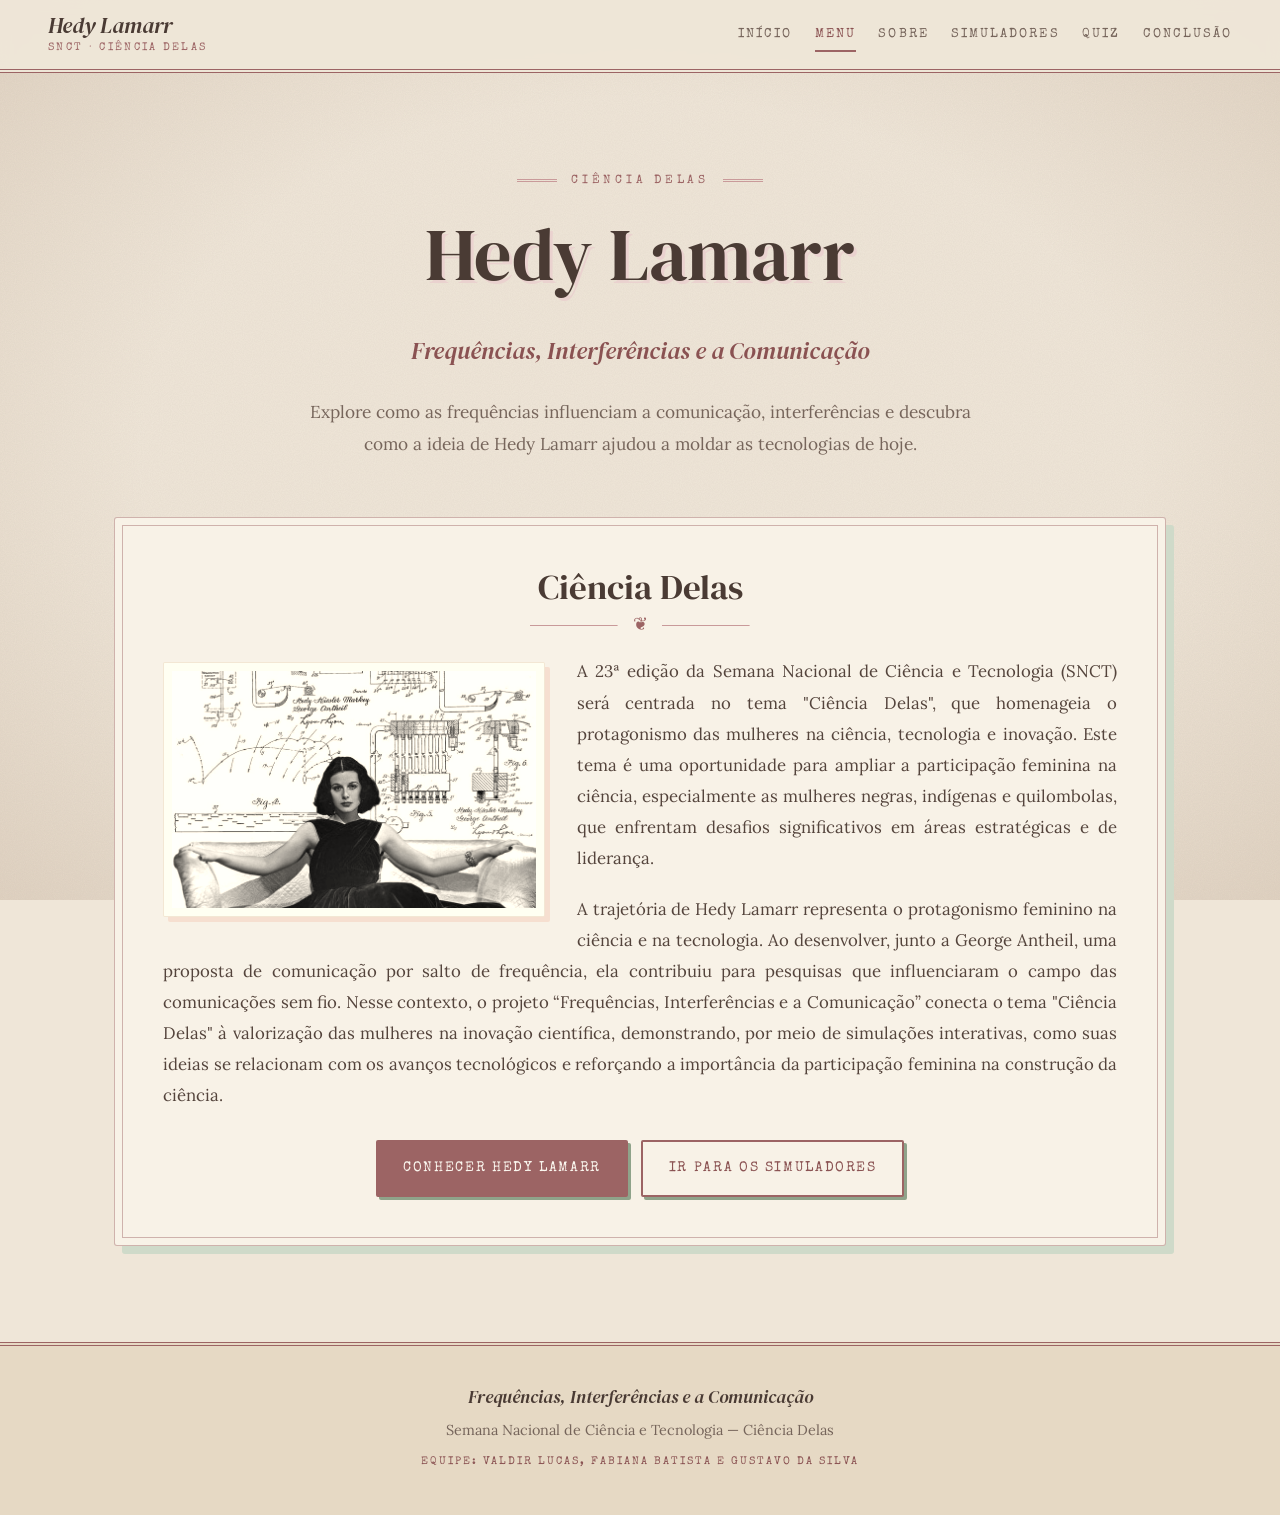
<file: index.html>
<!DOCTYPE html>
<html lang="pt-BR">
<head>
    <meta charset="UTF-8">
    <meta name="viewport" content="width=device-width, initial-scale=1.0">
    <title>Menu | Hedy Lamarr · SNCT</title>
    <meta name="description" content="Frequências, Interferências e a Comunicação: o legado de Hedy Lamarr no tema Ciência Delas da SNCT.">
    <link rel="icon" href="img/hedy-sorrindo.jpg" type="image/jpeg">
    <link rel="preconnect" href="https://fonts.googleapis.com">
    <link rel="preconnect" href="https://fonts.gstatic.com" crossorigin>
    <link rel="stylesheet" href="https://fonts.googleapis.com/css2?family=DM+Serif+Display:ital@0;1&family=Lora:ital,wght@0,400;0,600;1,400&family=Special+Elite&display=swap">
    <link rel="stylesheet" href="css/padrao.css">
</head>
<body>

    <!-- ===== CABEÇALHO (igual em todas as páginas) ===== -->
    <header class="topo">
        <a class="marca" href="index.html">Hedy Lamarr <span>SNCT · Ciência Delas</span></a>
        <nav class="menu" aria-label="Navegação principal">
            <a href="carregamento.html">Início</a>
            <a href="index.html" aria-current="page">Menu</a>
            <a href="sobre.html">Sobre</a>
            <a href="simuladores.html">Simuladores</a>
            <a href="quiz.html">Quiz</a>
            <a href="final.html">Conclusão</a>
        </nav>
    </header>

    <!-- ===== CAPA ===== -->
    <section class="capa">
        <p class="sobretitulo">Ciência Delas</p>
        <h1>Hedy Lamarr</h1>
        <p class="subtitulo">Frequências, Interferências e a Comunicação</p>
        <p class="lead">Explore como as frequências influenciam a comunicação, interferências e descubra como a ideia de Hedy Lamarr ajudou a moldar as tecnologias de hoje.</p>
    </section>

    <!-- ===== CONTEÚDO ===== -->
    <main class="conteudo">
        <article class="cartao">
            <h2 class="titulo-secao">Ciência Delas</h2>
            <img class="foto foto-lateral" src="img/hedy-patente.jpeg" alt="Hedy Lamarr ao lado do desenho da patente do sistema de salto de frequência">

            <p>A 23ª edição da Semana Nacional de Ciência e Tecnologia (SNCT) será centrada no tema "Ciência Delas", que homenageia o protagonismo das mulheres na ciência, tecnologia e inovação. Este tema é uma oportunidade para ampliar a participação feminina na ciência, especialmente as mulheres negras, indígenas e quilombolas, que enfrentam desafios significativos em áreas estratégicas e de liderança.</p>

            <p>A trajetória de Hedy Lamarr representa o protagonismo feminino na ciência e na tecnologia. Ao desenvolver, junto a George Antheil, uma proposta de comunicação por salto de frequência, ela contribuiu para pesquisas que influenciaram o campo das comunicações sem fio. Nesse contexto, o projeto “Frequências, Interferências e a Comunicação” conecta o tema "Ciência Delas" à valorização das mulheres na inovação científica, demonstrando, por meio de simulações interativas, como suas ideias se relacionam com os avanços tecnológicos e reforçando a importância da participação feminina na construção da ciência.</p>

            <div class="acoes">
                <a class="botao botao-cheio" href="sobre.html">Conhecer Hedy Lamarr</a>
                <a class="botao" href="simuladores.html">Ir para os simuladores</a>
            </div>
        </article>
    </main>

    <!-- ===== RODAPÉ (igual em todas as páginas) ===== -->
    <footer class="rodape">
        <p><strong>Frequências, Interferências e a Comunicação</strong></p>
        <p>Semana Nacional de Ciência e Tecnologia — Ciência Delas</p>
        <p><small>Equipe: Valdir Lucas, Fabiana Batista e Gustavo Da Silva</small></p>
    </footer>
</body>
</html>
</file>
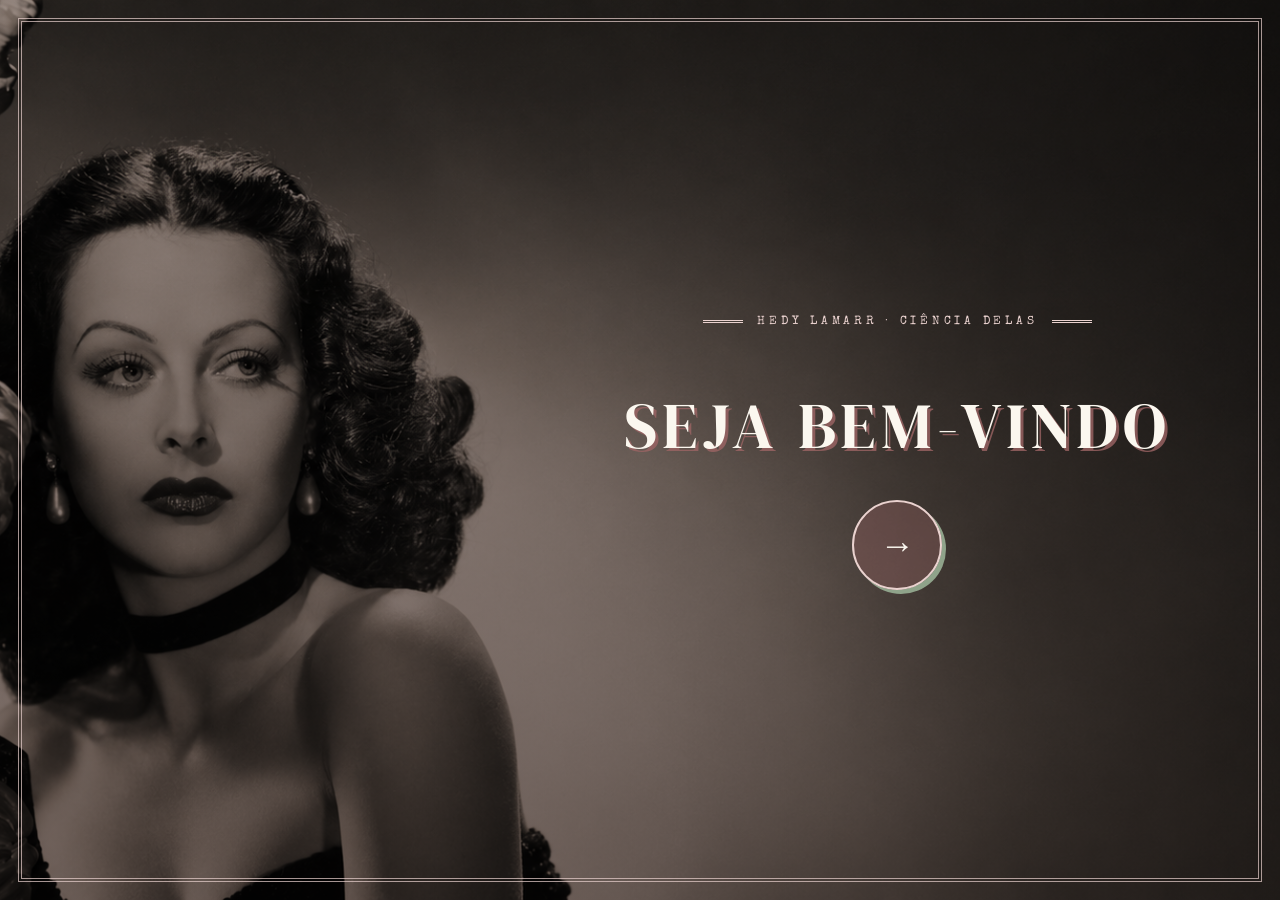
<file: carregamento.html>
<!DOCTYPE html>
<html lang="pt-BR">
<head>
    <meta charset="UTF-8">
    <meta name="viewport" content="width=device-width, initial-scale=1.0">
    <title>Boas-vindas | Hedy Lamarr · SNCT</title>
    <meta name="description" content="Seja bem-vindo ao projeto Frequências, Interferências e a Comunicação sobre Hedy Lamarr.">
    <link rel="icon" href="img/hedy-sorrindo.jpg" type="image/jpeg">
    <link rel="preconnect" href="https://fonts.googleapis.com">
    <link rel="preconnect" href="https://fonts.gstatic.com" crossorigin>
    <link rel="stylesheet" href="https://fonts.googleapis.com/css2?family=DM+Serif+Display:ital@0;1&family=Lora:ital,wght@0,400;0,600;1,400&family=Special+Elite&display=swap">
    <link rel="stylesheet" href="css/padrao.css">
</head>
<body class="pagina-inicial">
    <main class="tela-inicial">
        <div class="conteudo-inicial">
            <p class="sobretitulo">Hedy Lamarr · Ciência Delas</p>
            <h1>SEJA BEM-VINDO</h1>
            <a href="index.html" class="botao-entrar" aria-label="Entrar no menu">→</a>
        </div>
    </main>
</body>
</html>
</file>
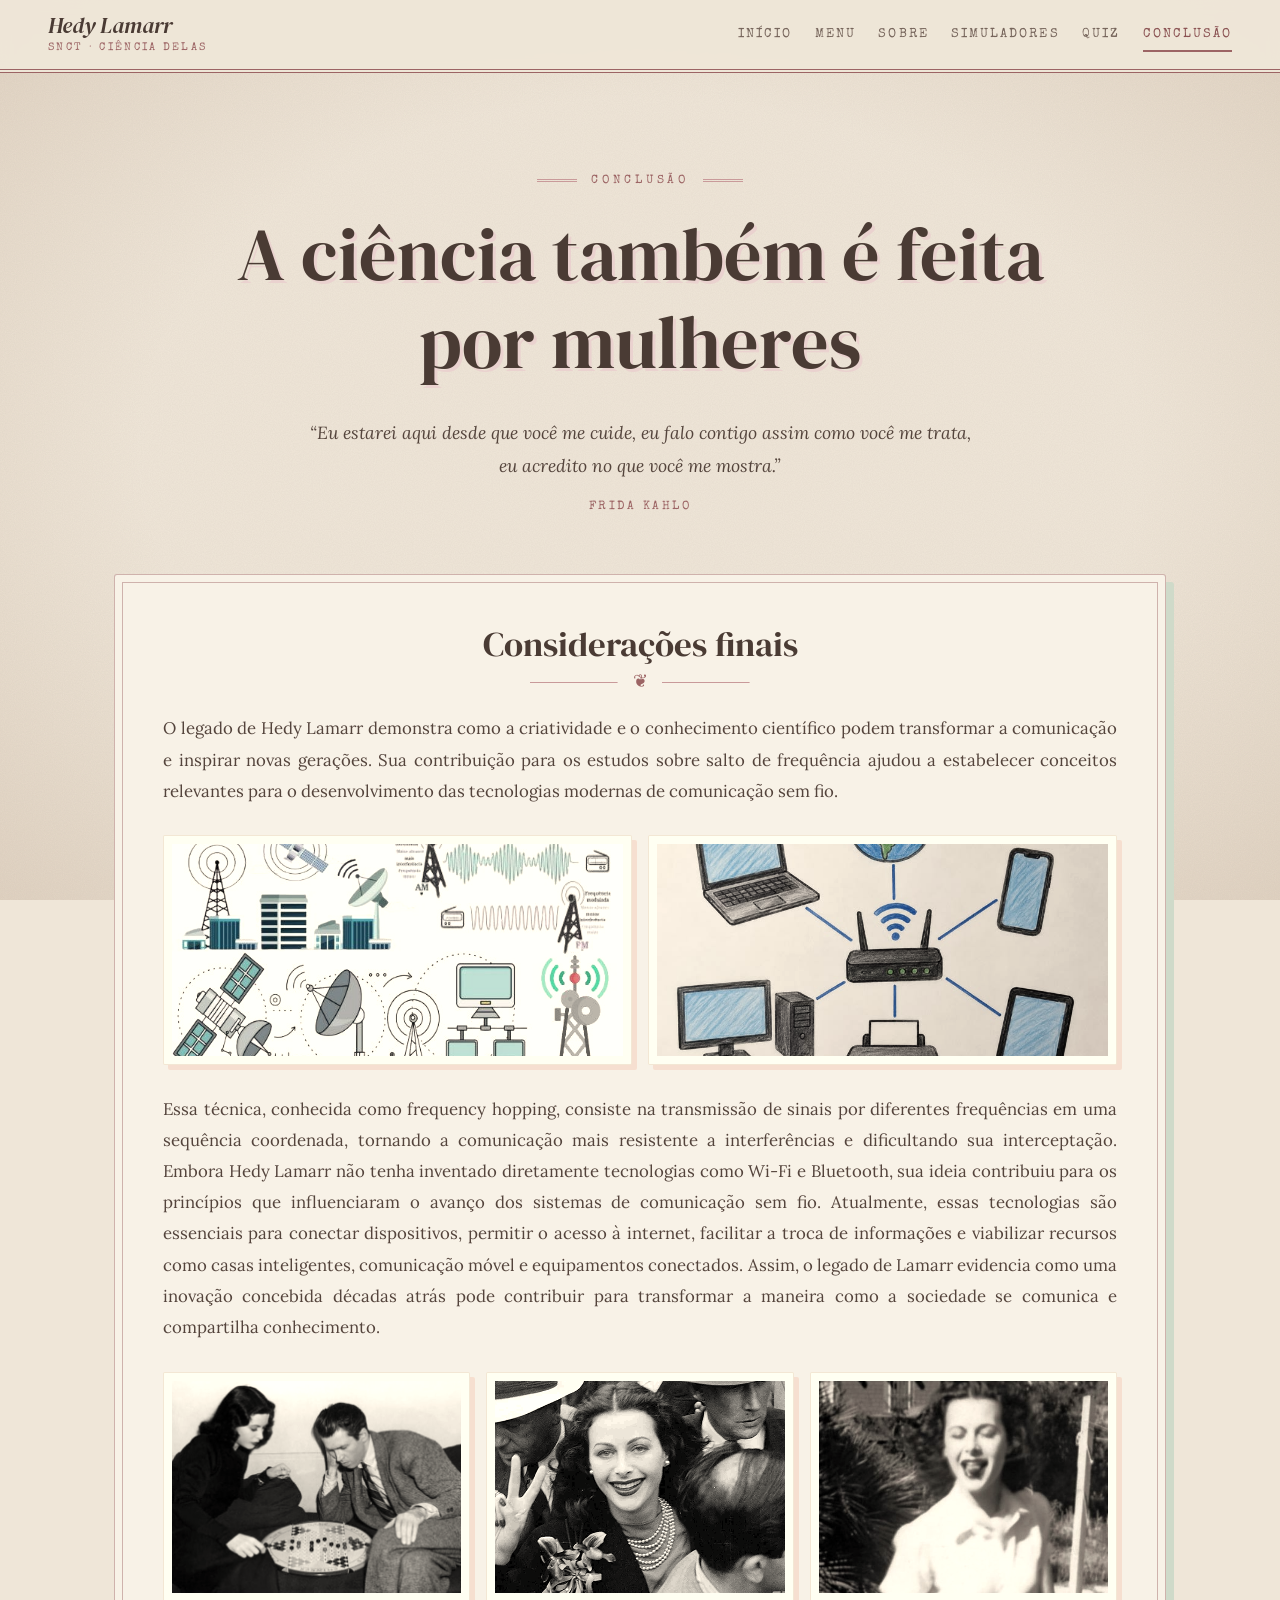
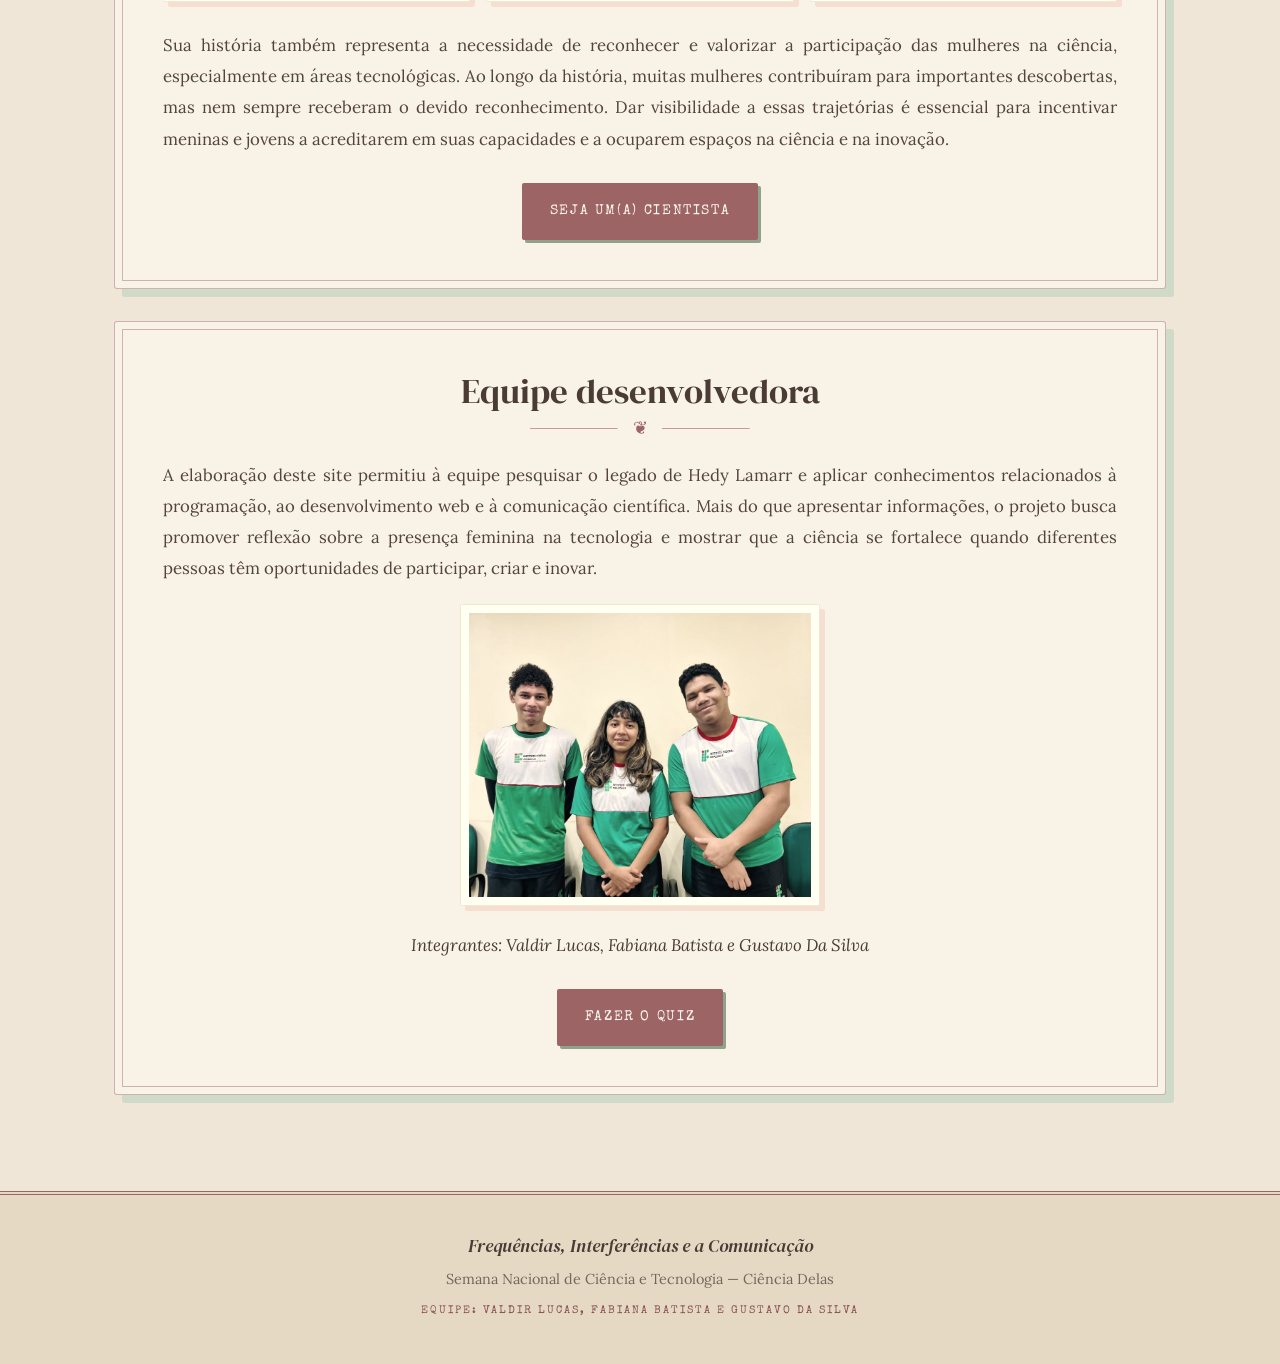
<file: final.html>
<!DOCTYPE html>
<html lang="pt-BR">
<head>
    <meta charset="UTF-8">
    <meta name="viewport" content="width=device-width, initial-scale=1.0">
    <title>Conclusão | Hedy Lamarr · SNCT</title>
    <meta name="description" content="Considerações finais sobre o legado de Hedy Lamarr, a presença feminina na ciência e a equipe do projeto.">
    <link rel="icon" href="img/hedy-sorrindo.jpg" type="image/jpeg">
    <link rel="preconnect" href="https://fonts.googleapis.com">
    <link rel="preconnect" href="https://fonts.gstatic.com" crossorigin>
    <link rel="stylesheet" href="https://fonts.googleapis.com/css2?family=DM+Serif+Display:ital@0;1&family=Lora:ital,wght@0,400;0,600;1,400&family=Special+Elite&display=swap">
    <link rel="stylesheet" href="css/padrao.css">
</head>
<body>

    <!-- ===== CABEÇALHO (igual em todas as páginas) ===== -->
    <header class="topo">
        <a class="marca" href="index.html">Hedy Lamarr <span>SNCT · Ciência Delas</span></a>
        <nav class="menu" aria-label="Navegação principal">
            <a href="carregamento.html">Início</a>
            <a href="index.html">Menu</a>
            <a href="sobre.html">Sobre</a>
            <a href="simuladores.html">Simuladores</a>
            <a href="quiz.html">Quiz</a>
            <a href="final.html" aria-current="page">Conclusão</a>
        </nav>
    </header>

    <!-- ===== CAPA ===== -->
    <section class="capa">
        <p class="sobretitulo">Conclusão</p>
        <h1>A ciência também é feita por mulheres</h1>
        <blockquote class="citacao">
            “Eu estarei aqui desde que você me cuide, eu falo contigo assim como você me trata, eu acredito no que você me mostra.”
            <cite>Frida Kahlo</cite>
        </blockquote>
    </section>

    <!-- ===== CONTEÚDO ===== -->
    <main class="conteudo">
        <article class="cartao">
            <h2 class="titulo-secao">Considerações finais</h2>
            <p>O legado de Hedy Lamarr demonstra como a criatividade e o conhecimento científico podem transformar a comunicação e inspirar novas gerações. Sua contribuição para os estudos sobre salto de frequência ajudou a estabelecer conceitos relevantes para o desenvolvimento das tecnologias modernas de comunicação sem fio.</p>

            <div class="galeria">
                <img class="foto" src="img/radiofrequencia.jpeg" alt="Ilustração de antenas, satélites e aparelhos de comunicação por radiofrequência">
                <img class="foto" src="img/tecnologia-conecta.jpeg" alt="Ilustração de aparelhos conectados a um roteador Wi-Fi">
            </div>

            <p>Essa técnica, conhecida como frequency hopping, consiste na transmissão de sinais por diferentes frequências em uma sequência coordenada, tornando a comunicação mais resistente a interferências e dificultando sua interceptação. Embora Hedy Lamarr não tenha inventado diretamente tecnologias como Wi-Fi e Bluetooth, sua ideia contribuiu para os princípios que influenciaram o avanço dos sistemas de comunicação sem fio. Atualmente, essas tecnologias são essenciais para conectar dispositivos, permitir o acesso à internet, facilitar a troca de informações e viabilizar recursos como casas inteligentes, comunicação móvel e equipamentos conectados. Assim, o legado de Lamarr evidencia como uma inovação concebida décadas atrás pode contribuir para transformar a maneira como a sociedade se comunica e compartilha conhecimento.</p>

            <div class="galeria">
                <img class="foto" src="img/hedy-xadrez.jpeg" alt="Hedy Lamarr jogando xadrez">
                <img class="foto" src="img/hedy-hollywood.gif" alt="Hedy Lamarr sorrindo entre fotógrafos">
                <img class="foto" src="img/hedy-sorrindo.jpg" alt="Hedy Lamarr sorrindo ao ar livre">
            </div>

            <p>Sua história também representa a necessidade de reconhecer e valorizar a participação das mulheres na ciência, especialmente em áreas tecnológicas. Ao longo da história, muitas mulheres contribuíram para importantes descobertas, mas nem sempre receberam o devido reconhecimento. Dar visibilidade a essas trajetórias é essencial para incentivar meninas e jovens a acreditarem em suas capacidades e a ocuparem espaços na ciência e na inovação.</p>
                <div class="acoes">
                <a class="botao botao-cheio" href="laboratorio que virou da Lammar.html">Seja um(a) cientista</a>
        </article>

        <article class="cartao">
            <h2 class="titulo-secao">Equipe desenvolvedora</h2>
            <p>A elaboração deste site permitiu à equipe pesquisar o legado de Hedy Lamarr e aplicar conhecimentos relacionados à programação, ao desenvolvimento web e à comunicação científica. Mais do que apresentar informações, o projeto busca promover reflexão sobre a presença feminina na tecnologia e mostrar que a ciência se fortalece quando diferentes pessoas têm oportunidades de participar, criar e inovar.</p>
            <img class="foto foto-centro" src="img/equipe.jpeg" alt="Foto da equipe: Valdir Lucas, Fabiana Batista e Gustavo Da Silva">
            <p class="destaque texto-centro">Integrantes: Valdir Lucas, Fabiana Batista e Gustavo Da Silva</p>

            <div class="acoes">
                <a class="botao botao-cheio" href="quiz.html">Fazer o quiz</a>
            </div>
        </article>
    </main>

    <!-- ===== RODAPÉ (igual em todas as páginas) ===== -->
    <footer class="rodape">
        <p><strong>Frequências, Interferências e a Comunicação</strong></p>
        <p>Semana Nacional de Ciência e Tecnologia — Ciência Delas</p>
        <p><small>Equipe: Valdir Lucas, Fabiana Batista e Gustavo Da Silva</small></p>
    </footer>
</body>
</html>
</file>
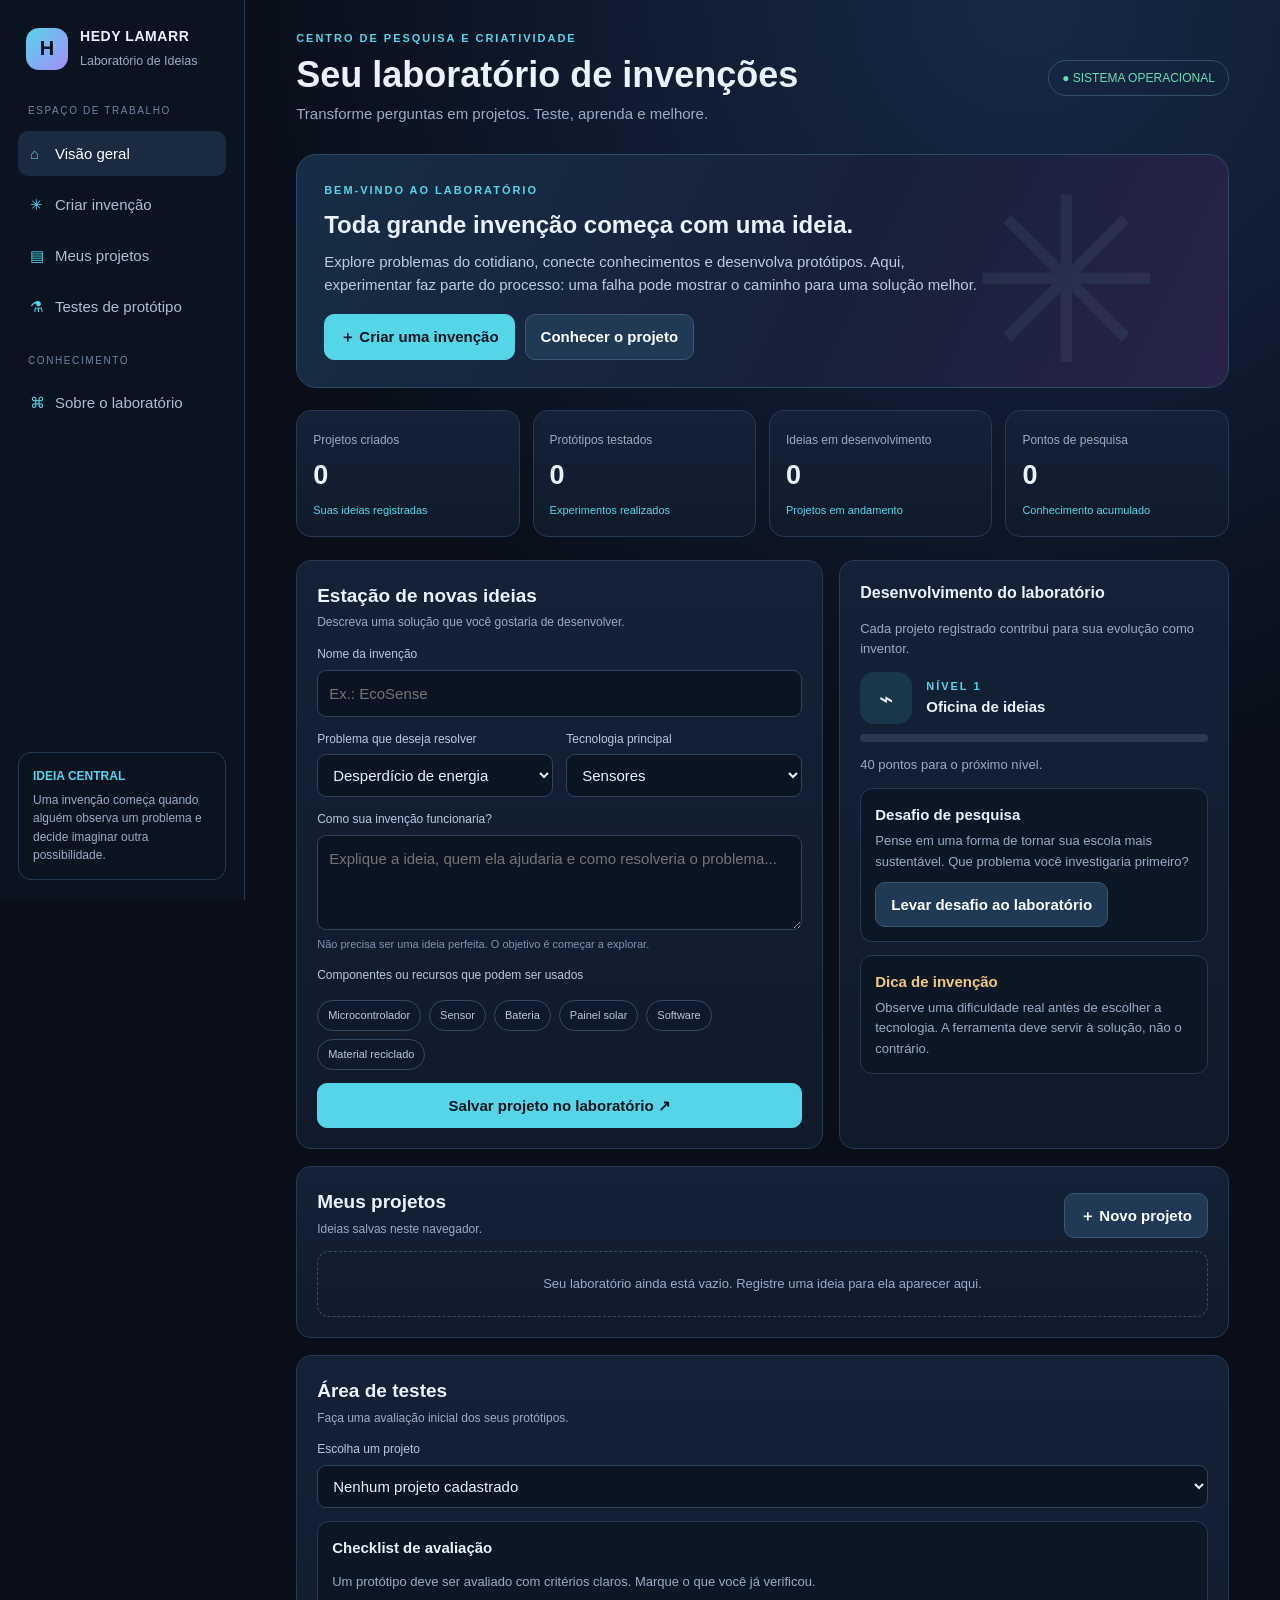
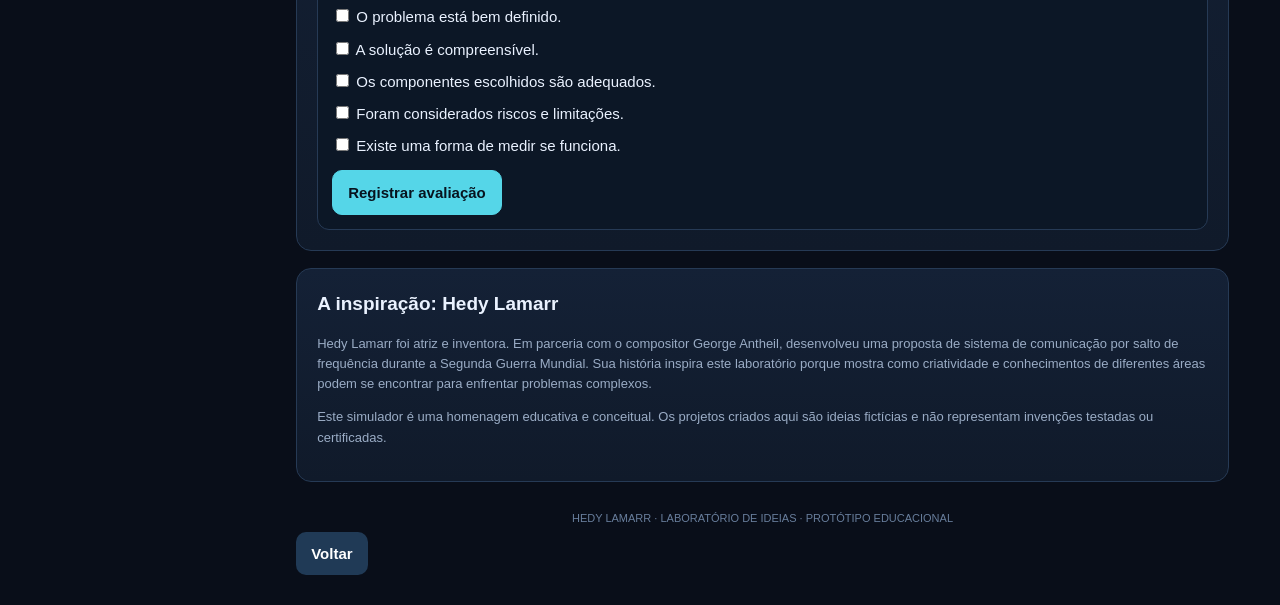
<file: laboratorio que virou da Lammar.html>
<!DOCTYPE html>
<html lang="pt-BR">
<head>
<meta charset="UTF-8"><meta name="viewport" content="width=device-width, initial-scale=1.0">
<title>Hedy Lamarr | Laboratório de Ideias</title>
<style>
.botão{bottom:20px;right:20px;background:#203a56;color:white;border:0;padding:10px 15px;border-radius:10px;font-weight:650;cursor:pointer}.botão:hover{filter:brightness(1.12)}
:root{--bg:#090e19;--panel:#111b2b;--panel2:#152238;--line:#263a55;--text:#eaf2ff;--muted:#9aacc5;--cyan:#55d6e8;--violet:#a78bfa;--green:#68ddb0;--amber:#f3c878}
*{box-sizing:border-box}body{margin:0;background:radial-gradient(circle at 80% 0%,#172947 0,transparent 32%),var(--bg);color:var(--text);font:15px/1.55 Inter,Segoe UI,Arial,sans-serif}button,input,textarea,select{font:inherit}button{cursor:pointer}.shell{display:grid;grid-template-columns:245px 1fr;min-height:100vh}.sidebar{padding:26px 18px;border-right:1px solid var(--line);background:#0b1321;position:sticky;top:0;height:100vh}.brand{display:flex;gap:12px;align-items:center;margin:0 8px 32px}.brand-mark{width:42px;height:42px;border-radius:13px;background:linear-gradient(135deg,var(--cyan),var(--violet));display:grid;place-items:center;color:#09111d;font-weight:900;font-size:20px}.brand strong{display:block;font-size:14px;letter-spacing:.04em}.brand small{color:var(--muted)}.nav-label{font-size:10px;color:#7185a2;letter-spacing:.16em;margin:20px 10px 9px}.nav button{width:100%;border:0;background:transparent;color:#aebed3;text-align:left;padding:11px 12px;border-radius:10px;margin:3px 0}.nav button.active,.nav button:hover{background:#1a2a41;color:white}.nav button span{display:inline-block;width:25px;color:var(--cyan)}.side-note{position:absolute;bottom:20px;left:18px;right:18px;padding:14px;border:1px solid var(--line);border-radius:13px;color:var(--muted);font-size:12px}.side-note b{display:block;color:var(--cyan);margin-bottom:5px}.main{padding:30px clamp(18px,4vw,54px);max-width:1500px;width:100%;margin:auto}.top{display:flex;justify-content:space-between;align-items:center;gap:15px;margin-bottom:28px}.eyebrow{color:var(--cyan);font-size:11px;letter-spacing:.18em;text-transform:uppercase;font-weight:700}.top h1{font-size:clamp(25px,3vw,36px);line-height:1.15;margin:7px 0}.sub{color:var(--muted);margin:0}.status{border:1px solid #31516b;border-radius:99px;padding:8px 13px;color:var(--green);font-size:12px;white-space:nowrap}.hero{border:1px solid #2c4966;border-radius:20px;padding:27px;background:linear-gradient(115deg,#172d45,#17203a 58%,#28234a);position:relative;overflow:hidden;margin-bottom:22px}.hero:after{content:'✳';position:absolute;right:7%;top:-50px;font-size:230px;color:#a5e9f2;opacity:.07}.hero h2{font-size:24px;margin:7px 0}.hero p{color:#bdcce0;max-width:660px;margin:0 0 18px}.hero-actions{display:flex;gap:10px;flex-wrap:wrap}.btn{border:1px solid #3b5875;background:#203a56;color:white;padding:10px 15px;border-radius:10px;font-weight:650}.btn.primary{background:var(--cyan);color:#07131e;border-color:var(--cyan)}.btn:hover{filter:brightness(1.12)}.stats{display:grid;grid-template-columns:repeat(4,1fr);gap:13px;margin-bottom:23px}.stat,.card{background:linear-gradient(180deg,#142136,#101a2a);border:1px solid var(--line);border-radius:15px}.stat{padding:16px}.stat label{color:var(--muted);font-size:12px}.stat strong{display:block;font-size:27px;margin-top:5px}.stat small{color:var(--cyan);font-size:11px}.section-head{display:flex;justify-content:space-between;align-items:end;gap:12px;margin:26px 0 13px}.section-head h2{font-size:19px;margin:0}.section-head p{margin:3px 0 0;color:var(--muted);font-size:12px}.grid{display:grid;grid-template-columns:1.15fr .85fr;gap:16px}.card{padding:20px}.card h3{font-size:16px;margin:0 0 5px}.muted{color:var(--muted);font-size:13px}.form-grid{display:grid;grid-template-columns:1fr 1fr;gap:13px}.field{display:flex;flex-direction:column;gap:6px}.field.full{grid-column:1/-1}.field label{font-size:12px;color:#b9c9dc}.field input,.field textarea,.field select{width:100%;background:#0b1422;color:var(--text);border:1px solid #30445f;border-radius:9px;padding:11px;outline:none}.field input:focus,.field textarea:focus,.field select:focus{border-color:var(--cyan);box-shadow:0 0 0 3px #55d6e81c}.field textarea{resize:vertical;min-height:95px}.hint{font-size:11px;color:#8195b0}.chips{display:flex;flex-wrap:wrap;gap:8px;margin-top:9px}.chip{border:1px solid #344a65;background:#0e1a2b;color:#b9c9dc;border-radius:99px;padding:6px 10px;font-size:11px}.chip.selected{border-color:var(--cyan);background:#153344;color:#baf6fb}.project-list{display:grid;gap:10px}.project{border:1px solid var(--line);border-radius:12px;padding:13px;background:#0d1726}.project-top{display:flex;justify-content:space-between;gap:10px}.project h4{margin:0;font-size:14px}.tag{font-size:10px;color:var(--cyan);border:1px solid #31566b;border-radius:99px;padding:3px 8px;height:max-content}.project p{color:var(--muted);font-size:12px;margin:7px 0}.progress{height:6px;background:#26364c;border-radius:99px;overflow:hidden;margin-top:10px}.progress i{display:block;height:100%;background:linear-gradient(90deg,var(--cyan),var(--violet));width:0}.empty{border:1px dashed #3a4e68;border-radius:12px;padding:22px;text-align:center;color:var(--muted);font-size:13px}.lab-level{display:flex;align-items:center;gap:14px}.level-icon{width:52px;height:52px;display:grid;place-items:center;background:#19364a;border-radius:14px;font-size:24px}.level-bar{height:8px;background:#29394e;border-radius:99px;overflow:hidden;margin:10px 0}.level-bar i{display:block;height:100%;width:0;background:linear-gradient(90deg,var(--green),var(--cyan))}.test-box{background:#0c1726;border:1px solid var(--line);border-radius:12px;padding:14px;margin-top:13px}.test-result{display:none;margin-top:12px;padding:11px;border-radius:9px;background:#12352f;color:#a8f2d3;font-size:13px}.footer{text-align:center;color:#687e9c;font-size:11px;margin:28px 0 5px}.toast{position:fixed;bottom:22px;right:22px;background:#173b38;border:1px solid #397b69;color:#d6fff0;padding:12px 16px;border-radius:10px;opacity:0;transform:translateY(10px);transition:.25s;pointer-events:none}.toast.show{opacity:1;transform:translateY(0)}
@media(max-width:900px){.shell{grid-template-columns:1fr}.sidebar{height:auto;position:relative;padding:13px 16px;border-right:0;border-bottom:1px solid var(--line)}.brand{margin:0 0 10px}.nav{display:flex;overflow:auto;gap:5px}.nav-label,.side-note{display:none}.nav button{white-space:nowrap;width:auto;padding:8px 10px}.main{padding:22px 16px}.grid{grid-template-columns:1fr}}
@media(max-width:600px){.stats{grid-template-columns:1fr 1fr}.form-grid{grid-template-columns:1fr}.field.full{grid-column:auto}.top{align-items:flex-start;flex-direction:column}.hero{padding:20px}.stat strong{font-size:23px}}
</style>
</head>
<body>
<div class="shell">
<aside class="sidebar">
  <div class="brand"><div class="brand-mark">H</div><div><strong>HEDY LAMARR</strong><small>Laboratório de Ideias</small></div></div>
  <div class="nav-label">ESPAÇO DE TRABALHO</div>
  <nav class="nav"><button class="active" data-target="inicio"><span>⌂</span>Visão geral</button><button data-target="criar"><span>✳</span>Criar invenção</button><button data-target="projetos"><span>▤</span>Meus projetos</button><button data-target="testes"><span>⚗</span>Testes de protótipo</button></nav>
  <div class="nav-label">CONHECIMENTO</div>
  <nav class="nav"><button data-target="sobre"><span>⌘</span>Sobre o laboratório</button></nav>
  <div class="side-note"><b>IDEIA CENTRAL</b>Uma invenção começa quando alguém observa um problema e decide imaginar outra possibilidade.</div>
</aside>
<main class="main">
<header class="top"><div><div class="eyebrow">CENTRO DE PESQUISA E CRIATIVIDADE</div><h1>Seu laboratório de invenções</h1><p class="sub">Transforme perguntas em projetos. Teste, aprenda e melhore.</p></div><div class="status">● SISTEMA OPERACIONAL</div></header>
<section class="hero" id="inicio"><div class="eyebrow">BEM-VINDO AO LABORATÓRIO</div><h2>Toda grande invenção começa com uma ideia.</h2><p>Explore problemas do cotidiano, conecte conhecimentos e desenvolva protótipos. Aqui, experimentar faz parte do processo: uma falha pode mostrar o caminho para uma solução melhor.</p><div class="hero-actions"><button class="btn primary" onclick="go('criar')">＋ Criar uma invenção</button><button class="btn" onclick="go('sobre')">Conhecer o projeto</button></div></section>
<section class="stats"><div class="stat"><label>Projetos criados</label><strong id="countProjects">0</strong><small>Suas ideias registradas</small></div><div class="stat"><label>Protótipos testados</label><strong id="countTests">0</strong><small>Experimentos realizados</small></div><div class="stat"><label>Ideias em desenvolvimento</label><strong id="countActive">0</strong><small>Projetos em andamento</small></div><div class="stat"><label>Pontos de pesquisa</label><strong id="countPoints">0</strong><small>Conhecimento acumulado</small></div></section>
<div class="grid">
<section class="card" id="criar"><div class="section-head" style="margin-top:0"><div><h2>Estação de novas ideias</h2><p>Descreva uma solução que você gostaria de desenvolver.</p></div></div>
<form id="ideaForm"><div class="form-grid">
<div class="field full"><label for="name">Nome da invenção</label><input id="name" required maxlength="45" placeholder="Ex.: EcoSense"></div>
<div class="field"><label for="problem">Problema que deseja resolver</label><select id="problem"><option>Desperdício de energia</option><option>Poluição ambiental</option><option>Dificuldade na educação</option><option>Problemas de comunicação</option><option>Desperdício de água</option><option>Acessibilidade</option><option>Outro problema</option></select></div>
<div class="field"><label for="technology">Tecnologia principal</label><select id="technology"><option>Sensores</option><option>Inteligência artificial</option><option>Robótica</option><option>Programação</option><option>Energia renovável</option><option>Materiais sustentáveis</option><option>Telecomunicações</option></select></div>
<div class="field full"><label for="description">Como sua invenção funcionaria?</label><textarea id="description" required maxlength="600" placeholder="Explique a ideia, quem ela ajudaria e como resolveria o problema..."></textarea><span class="hint">Não precisa ser uma ideia perfeita. O objetivo é começar a explorar.</span></div>
<div class="field full"><label>Componentes ou recursos que podem ser usados</label><div class="chips" id="components"><button type="button" class="chip" data-value="Microcontrolador">Microcontrolador</button><button type="button" class="chip" data-value="Sensor">Sensor</button><button type="button" class="chip" data-value="Bateria">Bateria</button><button type="button" class="chip" data-value="Painel solar">Painel solar</button><button type="button" class="chip" data-value="Software">Software</button><button type="button" class="chip" data-value="Material reciclado">Material reciclado</button></div></div>
<div class="field full"><button class="btn primary" type="submit">Salvar projeto no laboratório ↗</button></div>
</div></form></section>
<aside class="card"><h3>Desenvolvimento do laboratório</h3><p class="muted">Cada projeto registrado contribui para sua evolução como inventor.</p><div class="lab-level"><div class="level-icon">⌁</div><div><div class="eyebrow">NÍVEL <span id="level">1</span></div><b id="levelName">Oficina de ideias</b></div></div><div class="level-bar"><i id="levelProgress"></i></div><p class="muted" id="levelText">Crie seu primeiro projeto para começar a evoluir.</p><div class="test-box"><b>Desafio de pesquisa</b><p class="muted" style="margin:5px 0 10px">Pense em uma forma de tornar sua escola mais sustentável. Que problema você investigaria primeiro?</p><button class="btn" onclick="go('criar')">Levar desafio ao laboratório</button></div><div class="test-box" id="quickTip"><b style="color:var(--amber)">Dica de invenção</b><p class="muted" style="margin:5px 0 0">Observe uma dificuldade real antes de escolher a tecnologia. A ferramenta deve servir à solução, não o contrário.</p></div></aside>
</div>
<section class="card" id="projetos" style="margin-top:17px"><div class="section-head" style="margin-top:0"><div><h2>Meus projetos</h2><p>Ideias salvas neste navegador.</p></div><button class="btn" onclick="go('criar')">＋ Novo projeto</button></div><div class="project-list" id="projectList"><div class="empty">Seu laboratório ainda está vazio. Registre uma ideia para ela aparecer aqui.</div></div></section>
<section class="card" id="testes" style="margin-top:17px"><div class="section-head" style="margin-top:0"><div><h2>Área de testes</h2><p>Faça uma avaliação inicial dos seus protótipos.</p></div></div><div class="field"><label for="testProject">Escolha um projeto</label><select id="testProject"><option value="">Nenhum projeto cadastrado</option></select></div><div class="test-box"><b>Checklist de avaliação</b><p class="muted">Um protótipo deve ser avaliado com critérios claros. Marque o que você já verificou.</p><div id="checklist" style="display:grid;gap:9px;margin:12px 0"><label><input type="checkbox"> O problema está bem definido.</label><label><input type="checkbox"> A solução é compreensível.</label><label><input type="checkbox"> Os componentes escolhidos são adequados.</label><label><input type="checkbox"> Foram considerados riscos e limitações.</label><label><input type="checkbox"> Existe uma forma de medir se funciona.</label></div><button class="btn primary" id="runTest">Registrar avaliação</button><div class="test-result" id="testResult"></div></div></section>
<section class="card" id="sobre" style="margin-top:17px"><h2 style="font-size:19px;margin-top:0">A inspiração: Hedy Lamarr</h2><p class="muted">Hedy Lamarr foi atriz e inventora. Em parceria com o compositor George Antheil, desenvolveu uma proposta de sistema de comunicação por salto de frequência durante a Segunda Guerra Mundial. Sua história inspira este laboratório porque mostra como criatividade e conhecimentos de diferentes áreas podem se encontrar para enfrentar problemas complexos.</p><p class="muted">Este simulador é uma homenagem educativa e conceitual. Os projetos criados aqui são ideias fictícias e não representam invenções testadas ou certificadas.</p></section>
<div class="footer">HEDY LAMARR · LABORATÓRIO DE IDEIAS · PROTÓTIPO EDUCACIONAL</div>
 <button class="botão" onclick="window.location.href='final.html'"> Voltar</button>
</main></div><div class="toast" id="toast"></div>
<script>
const $=s=>document.querySelector(s);let projects=JSON.parse(localStorage.getItem('hedyProjects')||'[]');let tests=Number(localStorage.getItem('hedyTests')||0);let selected=[];
function save(){localStorage.setItem('hedyProjects',JSON.stringify(projects));localStorage.setItem('hedyTests',String(tests));render()}
function toast(msg){let t=$('#toast');t.textContent=msg;t.classList.add('show');setTimeout(()=>t.classList.remove('show'),2400)}
function go(id){document.getElementById(id).scrollIntoView({behavior:'smooth',block:'start'});document.querySelectorAll('.nav button').forEach(b=>b.classList.toggle('active',b.dataset.target===id))}
document.querySelectorAll('.nav button').forEach(b=>b.addEventListener('click',()=>go(b.dataset.target)));
$('#components').addEventListener('click',e=>{let b=e.target.closest('.chip');if(!b)return;let v=b.dataset.value;if(selected.includes(v)){selected=selected.filter(x=>x!==v);b.classList.remove('selected')}else{selected.push(v);b.classList.add('selected')}});
$('#ideaForm').addEventListener('submit',e=>{e.preventDefault();let p={id:Date.now(),name:$('#name').value.trim(),problem:$('#problem').value,technology:$('#technology').value,description:$('#description').value.trim(),components:[...selected],created:new Date().toLocaleDateString('pt-BR'),tested:false};projects.unshift(p);selected=[];document.querySelectorAll('.chip').forEach(c=>c.classList.remove('selected'));e.target.reset();save();toast('Projeto registrado no laboratório.');go('projetos')});
function render(){let count=projects.length;$('#countProjects').textContent=count;$('#countTests').textContent=tests;$('#countActive').textContent=projects.filter(p=>!p.tested).length;$('#countPoints').textContent=count*10+tests*5;let level=Math.min(4,1+Math.floor((count*10+tests*5)/40));let names=['Oficina de ideias','Laboratório de pesquisa','Centro de protótipos','Centro de inovação'];$('#level').textContent=level;$('#levelName').textContent=names[level-1];let points=count*10+tests*5;$('#levelProgress').style.width=Math.min(100,(points%40)/40*100)+'%';$('#levelText').textContent=level===4?'Você alcançou o nível máximo desta versão. Continue experimentando!':`${Math.max(0,40-(points%40))} pontos para o próximo nível.`;
$('#projectList').innerHTML=projects.length?projects.map(p=>`<article class="project"><div class="project-top"><div><h4>${escapeHtml(p.name)}</h4><span class="muted">${escapeHtml(p.problem)} · ${p.created}</span></div><span class="tag">${p.tested?'AVALIADO':'EM DESENVOLVIMENTO'}</span></div><p>${escapeHtml(p.description)}</p><p><b>Tecnologia:</b> ${escapeHtml(p.technology)}${p.components.length?' · <b>Recursos:</b> '+p.components.map(escapeHtml).join(', '):''}</p><div class="progress"><i style="width:${p.tested?100:35}%"></i></div></article>`).join(''):'<div class="empty">Seu laboratório ainda está vazio. Registre uma ideia para ela aparecer aqui.</div>';
$('#testProject').innerHTML=projects.length?'<option value="">Selecione um projeto</option>'+projects.map(p=>`<option value="${p.id}">${escapeHtml(p.name)}</option>`).join(''):'<option value="">Nenhum projeto cadastrado</option>'}
function escapeHtml(s){return String(s).replace(/[&<>"']/g,c=>({'&':'&amp;','<':'&lt;','>':'&gt;','"':'&quot;',"'":'&#39;'}[c]))}
$('#runTest').addEventListener('click',()=>{let id=Number($('#testProject').value);let p=projects.find(x=>x.id===id);if(!p){toast('Selecione um projeto primeiro.');return}let checks=[...$('#checklist input')];let done=checks.filter(c=>c.checked).length;let result=$('#testResult');result.style.display='block';if(done<3){result.style.background='#3a2b19';result.style.color='#ffe0a5';result.textContent=`Avaliação inicial: ${done}/5 critérios verificados. Revise mais aspectos antes de considerar o protótipo pronto.`}else{result.style.background='#12352f';result.style.color='#a8f2d3';result.textContent=`Avaliação registrada: ${done}/5 critérios verificados. Continue testando e documentando melhorias.`;if(!p.tested){p.tested=true;tests++;save()}}});
render();
</script>
</body></html>
</file>
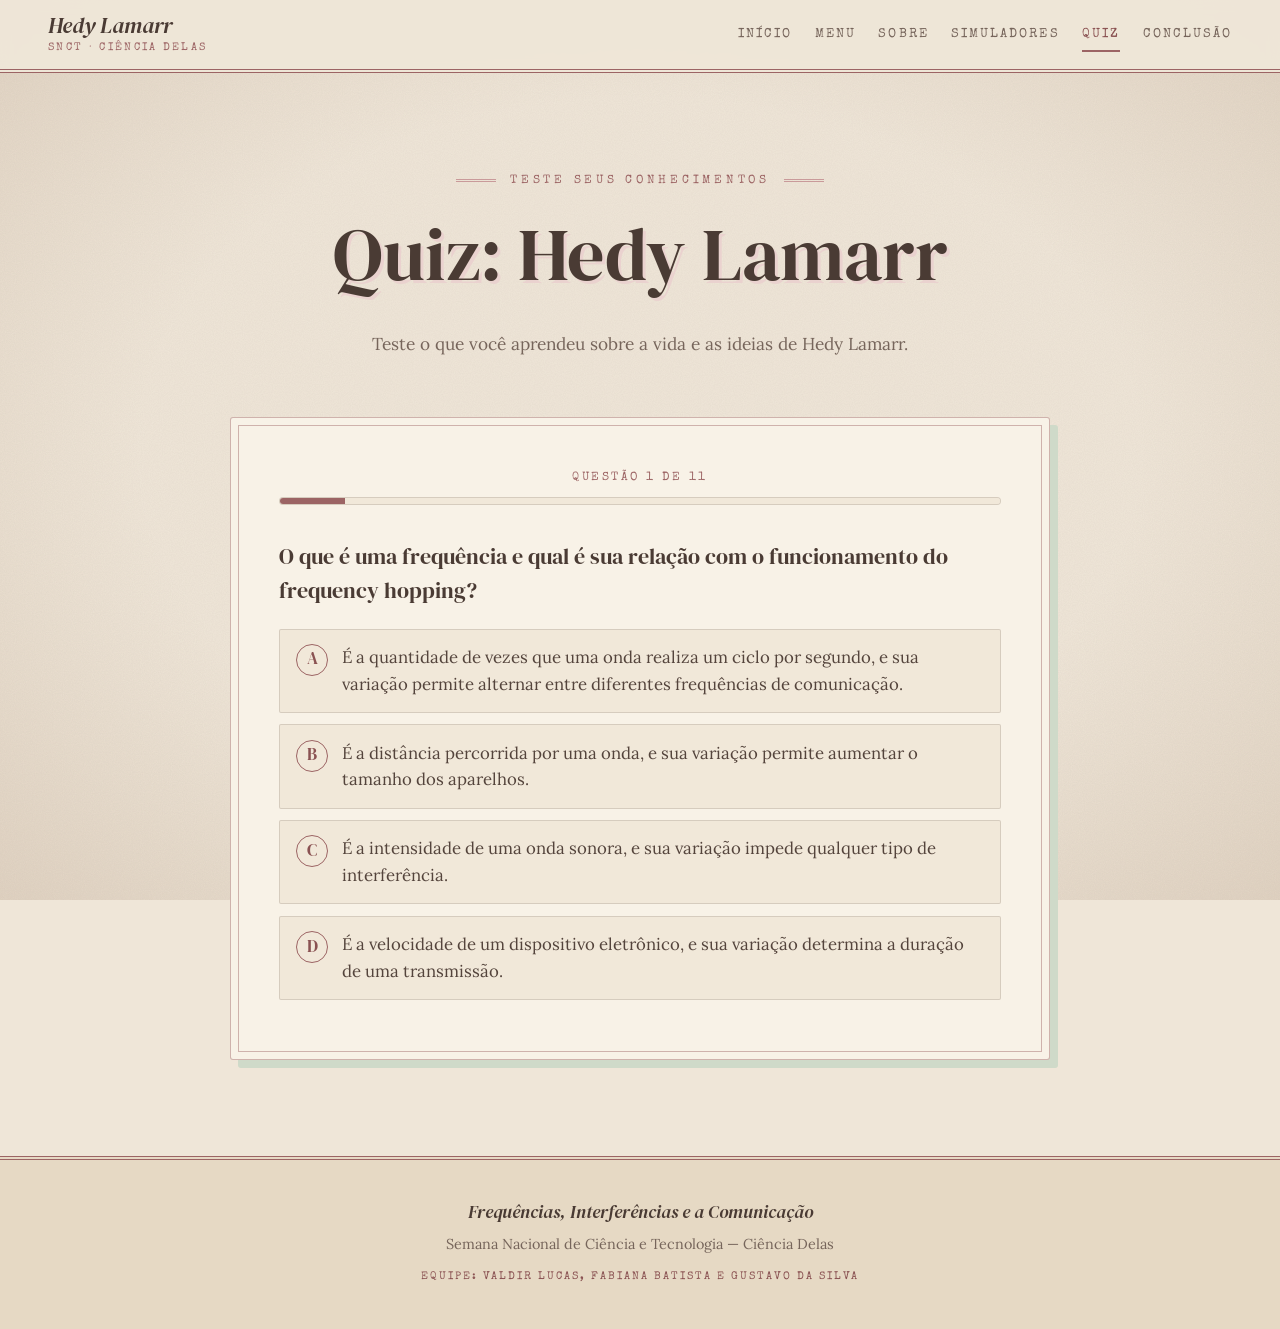
<file: quiz.html>
<!DOCTYPE html>
<html lang="pt-BR">
<head>
    <meta charset="UTF-8">
    <meta name="viewport" content="width=device-width, initial-scale=1.0">
    <title>Quiz | Hedy Lamarr · SNCT</title>
    <meta name="description" content="Quiz com 11 questões sobre a vida e as ideias de Hedy Lamarr e o salto de frequência.">
    <link rel="icon" href="img/hedy-sorrindo.jpg" type="image/jpeg">
    <link rel="preconnect" href="https://fonts.googleapis.com">
    <link rel="preconnect" href="https://fonts.gstatic.com" crossorigin>
    <link rel="stylesheet" href="https://fonts.googleapis.com/css2?family=DM+Serif+Display:ital@0;1&family=Lora:ital,wght@0,400;0,600;1,400&family=Special+Elite&display=swap">
    <link rel="stylesheet" href="css/padrao.css">
</head>
<body>

    <!-- ===== CABEÇALHO (igual em todas as páginas) ===== -->
    <header class="topo">
        <a class="marca" href="index.html">Hedy Lamarr <span>SNCT · Ciência Delas</span></a>
        <nav class="menu" aria-label="Navegação principal">
            <a href="carregamento.html">Início</a>
            <a href="index.html">Menu</a>
            <a href="sobre.html">Sobre</a>
            <a href="simuladores.html">Simuladores</a>
            <a href="quiz.html" aria-current="page">Quiz</a>
            <a href="final.html">Conclusão</a>
        </nav>
    </header>

    <!-- ===== CAPA (some depois da 1ª questão) ===== -->
    <section class="capa" id="cabecalho">
        <p class="sobretitulo">Teste seus conhecimentos</p>
        <h1>Quiz: Hedy Lamarr</h1>
        <p class="lead">Teste o que você aprendeu sobre a vida e as ideias de Hedy Lamarr.</p>
    </section>

    <!-- ===== CONTEÚDO ===== -->
    <main class="conteudo">
        <article id="quiz" class="cartao quiz">
            <p id="progresso"></p>
            <progress id="barra-progresso" value="0"></progress>

            <section class="questao" data-correta="A" hidden>
                <h2>O que é uma frequência e qual é sua relação com o funcionamento do frequency hopping?</h2>

                <label>
                    <input type="radio">
                    É a quantidade de vezes que uma onda realiza um ciclo por segundo, e sua variação permite alternar entre diferentes frequências de comunicação.
                </label>
                <label>
                    <input type="radio">
                    É a distância percorrida por uma onda, e sua variação permite aumentar o tamanho dos aparelhos.
                </label>
                <label>
                    <input type="radio">
                    É a intensidade de uma onda sonora, e sua variação impede qualquer tipo de interferência.
                </label>
                <label>
                    <input type="radio">
                    É a velocidade de um dispositivo eletrônico, e sua variação determina a duração de uma transmissão.
                </label>

                <p class="justificativa" hidden>
                    <strong class="status"></strong>
                    Frequência é o número de ciclos de uma onda por segundo; o frequency hopping alterna entre frequências.
                </p>
            </section>

            <section class="questao" data-correta="C" hidden>
                <h2>A 24ª Semana Nacional de Ciência e Tecnologia (SNCT) tem como tema a valorização das mulheres na Ciência e na tecnologia. Considerando essa proposta, qual reflexão podemos fazer sobre a participação feminina nessas áreas?</h2>

                <label>
                    <input type="radio">
                    As mulheres passaram a contribuir para a Ciência somente com o surgimento dos computadores modernos.
                </label>
                <label>
                    <input type="radio">
                    A participação feminina é importante, mas deve se limitar às áreas de Ciências Humanas.
                </label>
                <label>
                    <input type="radio">
                    As mulheres sempre foram capazes de produzir conhecimento científico, embora muitas de suas contribuições tenham recebido pouco reconhecimento.
                </label>
                <label>
                    <input type="radio">
                    As descobertas científicas relevantes são realizadas principalmente por homens, devido às diferenças de capacidade intelectual.
                </label>

                <p class="justificativa" hidden>
                    <strong class="status"></strong>
                    Reconhecer as mulheres na Ciência ajuda a combater a invisibilidade histórica de suas contribuições.
                </p>
            </section>

            <section class="questao" data-correta="B" hidden>
                <h2>Como Hedy Lamarr e George Antheil utilizaram a ideia de sincronização para desenvolver um sistema de comunicação mais seguro?</h2>

                <label>
                    <input type="radio">
                    Criaram um aparelho que transmitia mensagens exclusivamente por ondas sonoras audíveis.
                </label>
                <label>
                    <input type="radio">
                    Inspiraram-se na sincronização de mecanismos, como os de um piano automático, para propor mudanças coordenadas de frequência entre transmissor e receptor.
                </label>
                <label>
                    <input type="radio">
                    Desenvolveram um sistema que utilizava fios para conectar diretamente os torpedos aos navios.
                </label>
                <label>
                    <input type="radio">
                    Criaram um sistema que eliminava a necessidade de transmitir sinais por ondas de rádio.
                </label>

                <p class="justificativa" hidden>
                    <strong class="status"></strong>
                    A proposta se inspirou na sincronização de mecanismos para coordenar mudanças de frequência.
                </p>
            </section>

            <section class="questao" data-correta="D" hidden>
                <h2>Embora Hedy Lamarr tenha contribuído para o desenvolvimento de uma tecnologia importante, sua imagem pública foi frequentemente associada a qual aspecto de sua carreira?</h2>

                <label>
                    <input type="radio">
                    À sua atuação como engenheira-chefe de uma empresa de computadores.
                </label>
                <label>
                    <input type="radio">
                    À sua liderança em uma equipe de desenvolvimento de satélites.
                </label>
                <label>
                    <input type="radio">
                    À sua carreira como matemática e professora universitária.
                </label>
                <label>
                    <input type="radio">
                    À sua beleza e à sua carreira como atriz, enquanto suas contribuições científicas recebiam menos atenção.
                </label>

                <p class="justificativa" hidden>
                    <strong class="status"></strong>
                    Hedy ficou conhecida principalmente pela carreira artística, enquanto sua contribuição científica recebeu menos atenção.
                </p>
            </section>

            <section class="questao" data-correta="C" hidden>
                <h2>O frequency hopping, ou salto de frequência, foi proposto por Hedy Lamarr e George Antheil durante a Segunda Guerra Mundial. Qual era o objetivo original dessa tecnologia?</h2>

                <label>
                    <input type="radio">
                    Aumentar a velocidade dos aviões de combate por meio de sinais de rádio.
                </label>
                <label>
                    <input type="radio">
                    Facilitar a comunicação entre soldados sem a utilização de equipamentos eletrônicos.
                </label>
                <label>
                    <input type="radio">
                    Dificultar a interceptação e a interferência nos sinais de rádio utilizados para controlar torpedos.
                </label>
                <label>
                    <input type="radio">
                    Substituir completamente os sistemas de comunicação utilizados pelas forças militares.
                </label>

                <p class="justificativa" hidden>
                    <strong class="status"></strong>
                    A proposta buscava dificultar a interceptação e a interferência nos sinais de controle de torpedos.
                </p>
            </section>

            <section class="questao" data-correta="A" hidden>
                <h2>Imagine que dois rádios estejam se comunicando por uma frequência fixa e um terceiro aparelho tente transmitir um sinal na mesma frequência. O que pode acontecer?</h2>

                <label>
                    <input type="radio">
                    O terceiro rádio pode causar interferência, dificultando ou interrompendo a comunicação entre os outros dois.
                </label>
                <label>
                    <input type="radio">
                    Os três rádios passam automaticamente a utilizar frequências diferentes.
                </label>
                <label>
                    <input type="radio">
                    O terceiro rádio aumenta a potência dos sinais dos outros aparelhos.
                </label>
                <label>
                    <input type="radio">
                    A comunicação torna-se necessariamente mais rápida e segura.
                </label>

                <p class="justificativa" hidden>
                    <strong class="status"></strong>
                    Dois sinais na mesma frequência podem interferir um no outro.
                </p>
            </section>

            <section class="questao" data-correta="B" hidden>
                <h2>Atualmente, os princípios associados ao salto de frequência podem ser encontrados em tecnologias de comunicação sem fio. Qual alternativa apresenta exemplos relacionados a essa ideia?</h2>

                <label>
                    <input type="radio">
                    Impressoras mecânicas, máquinas de escrever e calculadoras convencionais.
                </label>
                <label>
                    <input type="radio">
                    Bluetooth e determinados sistemas de comunicação por rádio que utilizam mudanças coordenadas de frequência.
                </label>
                <label>
                    <input type="radio">
                    Lâmpadas incandescentes, ventiladores e motores elétricos convencionais.
                </label>
                <label>
                    <input type="radio">
                    Telescópios ópticos, microscópios e instrumentos de medição de temperatura.
                </label>

                <p class="justificativa" hidden>
                    <strong class="status"></strong>
                    O Bluetooth é um exemplo de tecnologia que utiliza salto de frequência.
                </p>
            </section>

            <section class="questao" data-correta="D" hidden>
                <h2>Qual foi a principal contribuição de Hedy Lamarr e George Antheil para a história da tecnologia?</h2>

                <label>
                    <input type="radio">
                    A invenção do primeiro computador pessoal comercial.
                </label>
                <label>
                    <input type="radio">
                    A criação da internet e dos primeiros navegadores.
                </label>
                <label>
                    <input type="radio">
                    O desenvolvimento do primeiro telefone celular comercial.
                </label>
                <label>
                    <input type="radio">
                    A proposta de um sistema de comunicação por salto de frequência para dificultar interferências e interceptações.
                </label>

                <p class="justificativa" hidden>
                    <strong class="status"></strong>
                    Hedy Lamarr e George Antheil propuseram um sistema de comunicação por salto de frequência.
                </p>
            </section>

            <section class="questao" data-correta="C" hidden>
                <h2>Por que o reconhecimento das contribuições de Hedy Lamarr é importante para a história da Ciência?</h2>

                <label>
                    <input type="radio">
                    Porque demonstra que apenas pessoas famosas podem produzir descobertas científicas relevantes.
                </label>
                <label>
                    <input type="radio">
                    Porque comprova que a atuação artística é incompatível com a pesquisa científica.
                </label>
                <label>
                    <input type="radio">
                    Porque ajuda a dar visibilidade às contribuições de mulheres que foram subestimadas ou pouco reconhecidas na história da tecnologia.
                </label>
                <label>
                    <input type="radio">
                    Porque demonstra que as descobertas tecnológicas não dependem de pesquisa ou colaboração.
                </label>

                <p class="justificativa" hidden>
                    <strong class="status"></strong>
                    Seu reconhecimento contribui para dar visibilidade às mulheres na história da tecnologia.
                </p>
            </section>

            <section class="questao" data-correta="A" hidden>
                <h2>Qual alternativa explica melhor a relação entre a proposta de Hedy Lamarr e as tecnologias de comunicação utilizadas atualmente?</h2>

                <label>
                    <input type="radio">
                    Sua proposta contribuiu para o desenvolvimento histórico de técnicas de comunicação por salto de frequência, relacionadas a aplicações posteriores em sistemas sem fio.
                </label>
                <label>
                    <input type="radio">
                    Ela inventou diretamente todos os protocolos de comunicação utilizados pelos celulares atuais.
                </label>
                <label>
                    <input type="radio">
                    Sua proposta foi utilizada exclusivamente na indústria cinematográfica e não teve relação com comunicações.
                </label>
                <label>
                    <input type="radio">
                    Ela criou o primeiro satélite responsável por transmitir sinais de internet para todo o mundo.
                </label>

                <p class="justificativa" hidden>
                    <strong class="status"></strong>
                    A proposta integra a história das técnicas de comunicação por salto de frequência, embora não tenha criado diretamente as tecnologias atuais.
                </p>
            </section>

            <section class="questao" data-correta="B" hidden>
                <h2>Em um experimento com três rádios, dois aparelhos utilizam um sistema sincronizado de salto de frequência, enquanto o terceiro tenta interferir na transmissão. Por que a comunicação entre os dois primeiros pode ser mais resistente a determinadas interferências?</h2>

                <label>
                    <input type="radio">
                    Porque o sistema sincronizado elimina todas as ondas eletromagnéticas ao redor dos aparelhos.
                </label>
                <label>
                    <input type="radio">
                    Porque os dois aparelhos alternam entre frequências previamente coordenadas, dificultando que uma interferência em uma única frequência interrompa toda a comunicação.
                </label>
                <label>
                    <input type="radio">
                    Porque os aparelhos deixam de transmitir informações durante o experimento.
                </label>
                <label>
                    <input type="radio">
                    Porque o terceiro rádio perde automaticamente sua capacidade de transmitir sinais.
                </label>

                <p class="justificativa" hidden>
                    <strong class="status"></strong>
                    A alternância coordenada de frequências pode dificultar determinadas interferências.
                </p>
            </section>

            <button id="botao-proxima" class="botao-cheio" hidden>Próxima</button>
        </article>

        <article id="resultado" class="cartao quiz resultado-quiz" hidden>
            <h2 class="titulo-secao">Fim do quiz!</h2>
            <p id="pontuacao"></p>
            <p id="mensagem-final"></p>
            <div class="acoes">
                <button id="botao-refazer" class="botao-cheio">Refazer o quiz</button>
                <a class="botao" href="final.html">← Voltar à conclusão</a>
            </div>
        </article>
    </main>

    <!-- ===== RODAPÉ (igual em todas as páginas) ===== -->
    <footer class="rodape">
        <p><strong>Frequências, Interferências e a Comunicação</strong></p>
        <p>Semana Nacional de Ciência e Tecnologia — Ciência Delas</p>
        <p><small>Equipe: Valdir Lucas, Fabiana Batista e Gustavo Da Silva</small></p>
    </footer>

    <script src="js/quiz.js" defer></script>
</body>
</html>
</file>
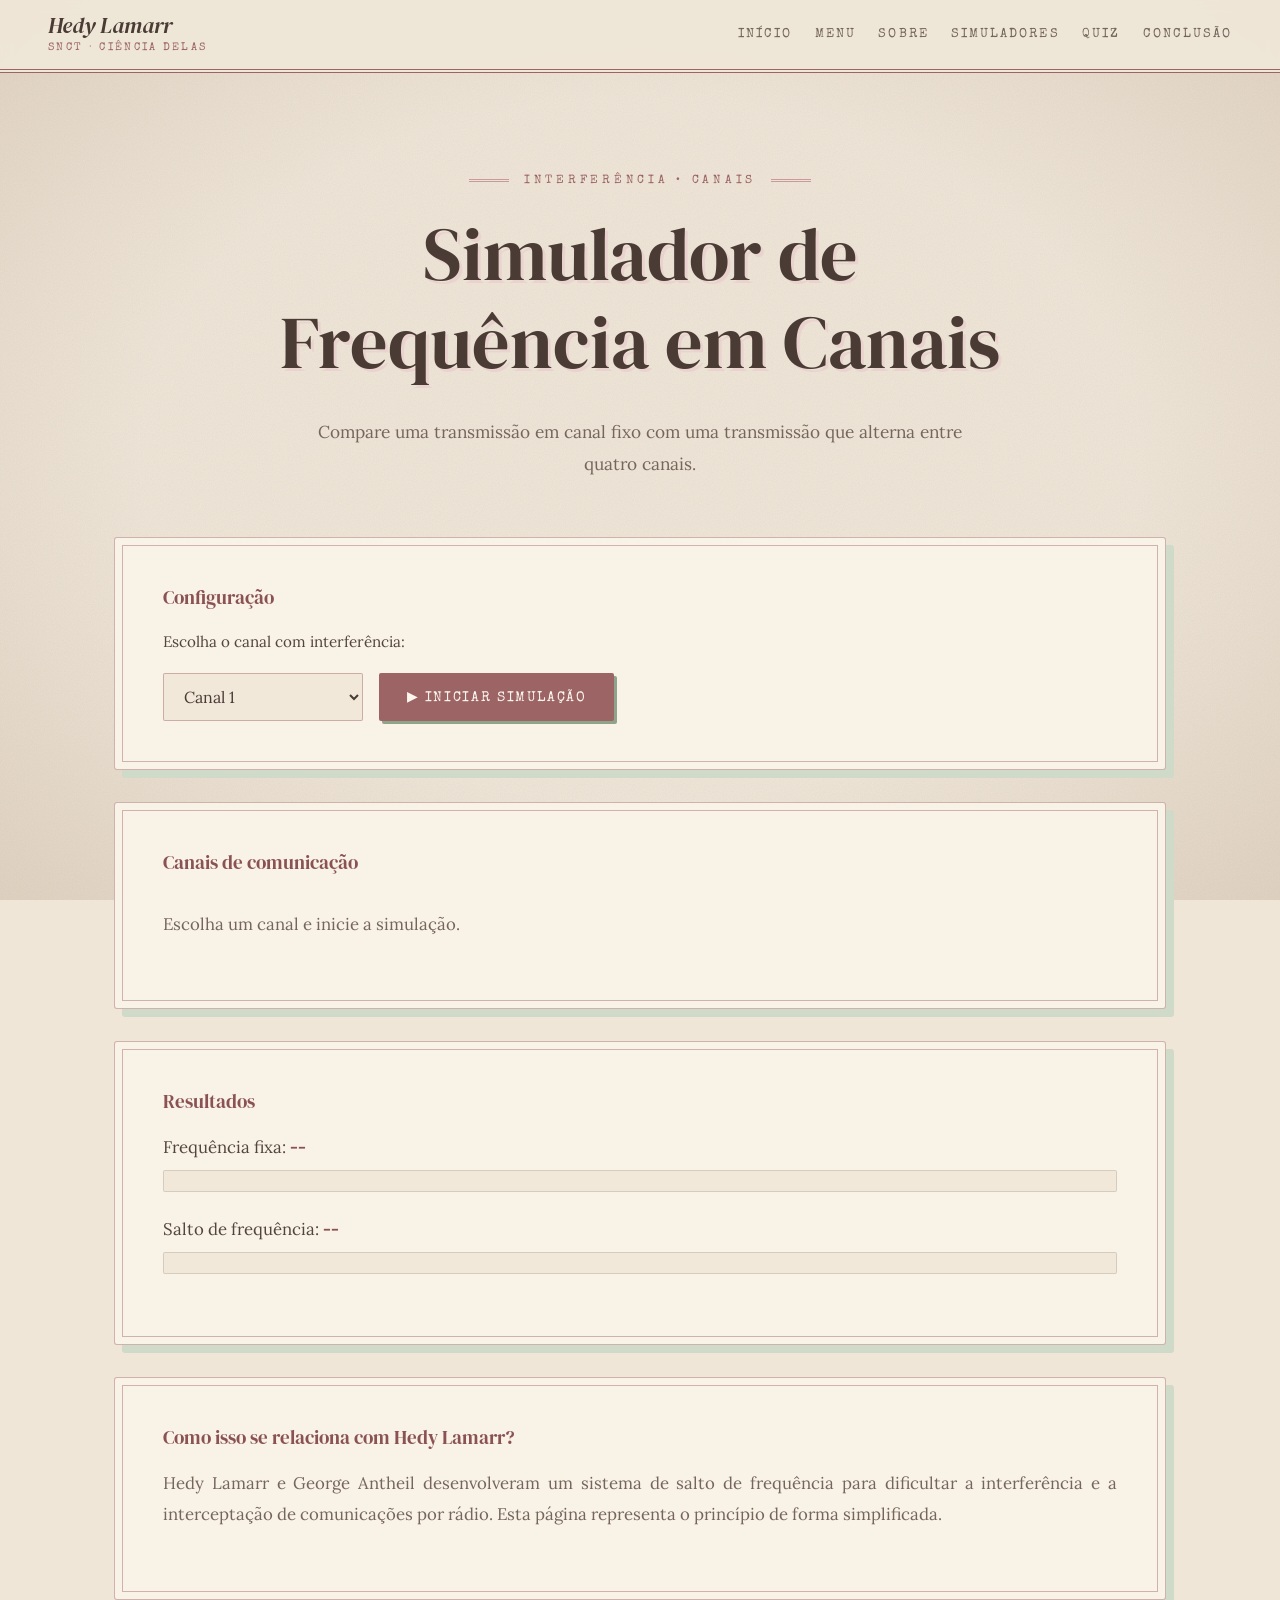
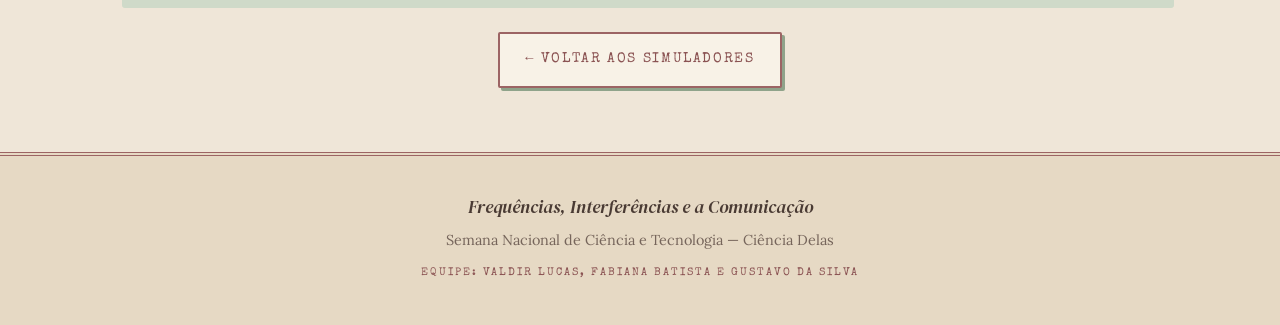
<file: simulador-canais.html>
<!DOCTYPE html>
<html lang="pt-BR">
<head>
    <meta charset="UTF-8">
    <meta name="viewport" content="width=device-width, initial-scale=1.0">
    <title>Simulador de Canais | Hedy Lamarr · SNCT</title>
    <meta name="description" content="Compare uma transmissão em canal fixo com uma transmissão que alterna entre quatro canais com interferência.">
    <link rel="icon" href="img/hedy-sorrindo.jpg" type="image/jpeg">
    <link rel="preconnect" href="https://fonts.googleapis.com">
    <link rel="preconnect" href="https://fonts.gstatic.com" crossorigin>
    <link rel="stylesheet" href="https://fonts.googleapis.com/css2?family=DM+Serif+Display:ital@0;1&family=Lora:ital,wght@0,400;0,600;1,400&family=Special+Elite&display=swap">
    <link rel="stylesheet" href="css/padrao.css">
</head>
<body>

    <!-- ===== CABEÇALHO (igual em todas as páginas) ===== -->
    <header class="topo">
        <a class="marca" href="index.html">Hedy Lamarr <span>SNCT · Ciência Delas</span></a>
        <nav class="menu" aria-label="Navegação principal">
            <a href="carregamento.html">Início</a>
            <a href="index.html">Menu</a>
            <a href="sobre.html">Sobre</a>
            <a href="simuladores.html">Simuladores</a>
            <a href="quiz.html">Quiz</a>
            <a href="final.html">Conclusão</a>
        </nav>
    </header>

    <!-- ===== CAPA ===== -->
    <section class="capa">
        <p class="sobretitulo">Interferência • Canais</p>
        <h1>Simulador de Frequência em Canais</h1>
        <p class="lead">Compare uma transmissão em canal fixo com uma transmissão que alterna entre quatro canais.</p>
    </section>

    <!-- ===== CONTEÚDO ===== -->
    <main class="conteudo">
        <section class="cartao">
            <h2 class="titulo-painel">Configuração</h2>
            <div class="campo">
                <label for="interferencia">Escolha o canal com interferência:</label>
                <select id="interferencia">
                    <option value="1">Canal 1</option>
                    <option value="2">Canal 2</option>
                    <option value="3">Canal 3</option>
                    <option value="4">Canal 4</option>
                </select>
                <button id="botao-simular" class="botao-cheio">▶ Iniciar simulação</button>
            </div>
        </section>

        <section class="cartao">
            <h2 class="titulo-painel">Canais de comunicação</h2>
            <div id="canais" class="canais"></div>
            <p id="mensagem" class="nota">Escolha um canal e inicie a simulação.</p>
        </section>

        <section class="cartao">
            <h2 class="titulo-painel">Resultados</h2>

            <p class="resultado-linha">Frequência fixa: <strong id="fixo">--</strong></p>
            <div class="barra-fundo">
                <div id="barraFixa" class="barra"></div>
            </div>

            <p class="resultado-linha">Salto de frequência: <strong id="salto">--</strong></p>
            <div class="barra-fundo">
                <div id="barraSalto" class="barra"></div>
            </div>

            <p id="detalhes" class="nota"></p>
        </section>

        <section class="cartao">
            <h2 class="titulo-painel">Como isso se relaciona com Hedy Lamarr?</h2>
            <p class="nota">Hedy Lamarr e George Antheil desenvolveram um sistema de salto de frequência para dificultar a interferência e a interceptação de comunicações por rádio. Esta página representa o princípio de forma simplificada.</p>
        </section>

        <div class="acoes">
            <a class="botao" href="simuladores.html">← Voltar aos simuladores</a>
        </div>
    </main>

    <!-- ===== RODAPÉ (igual em todas as páginas) ===== -->
    <footer class="rodape">
        <p><strong>Frequências, Interferências e a Comunicação</strong></p>
        <p>Semana Nacional de Ciência e Tecnologia — Ciência Delas</p>
        <p><small>Equipe: Valdir Lucas, Fabiana Batista e Gustavo Da Silva</small></p>
    </footer>

    <script src="js/simulador-canais.js" defer></script>
</body>
</html>
</file>
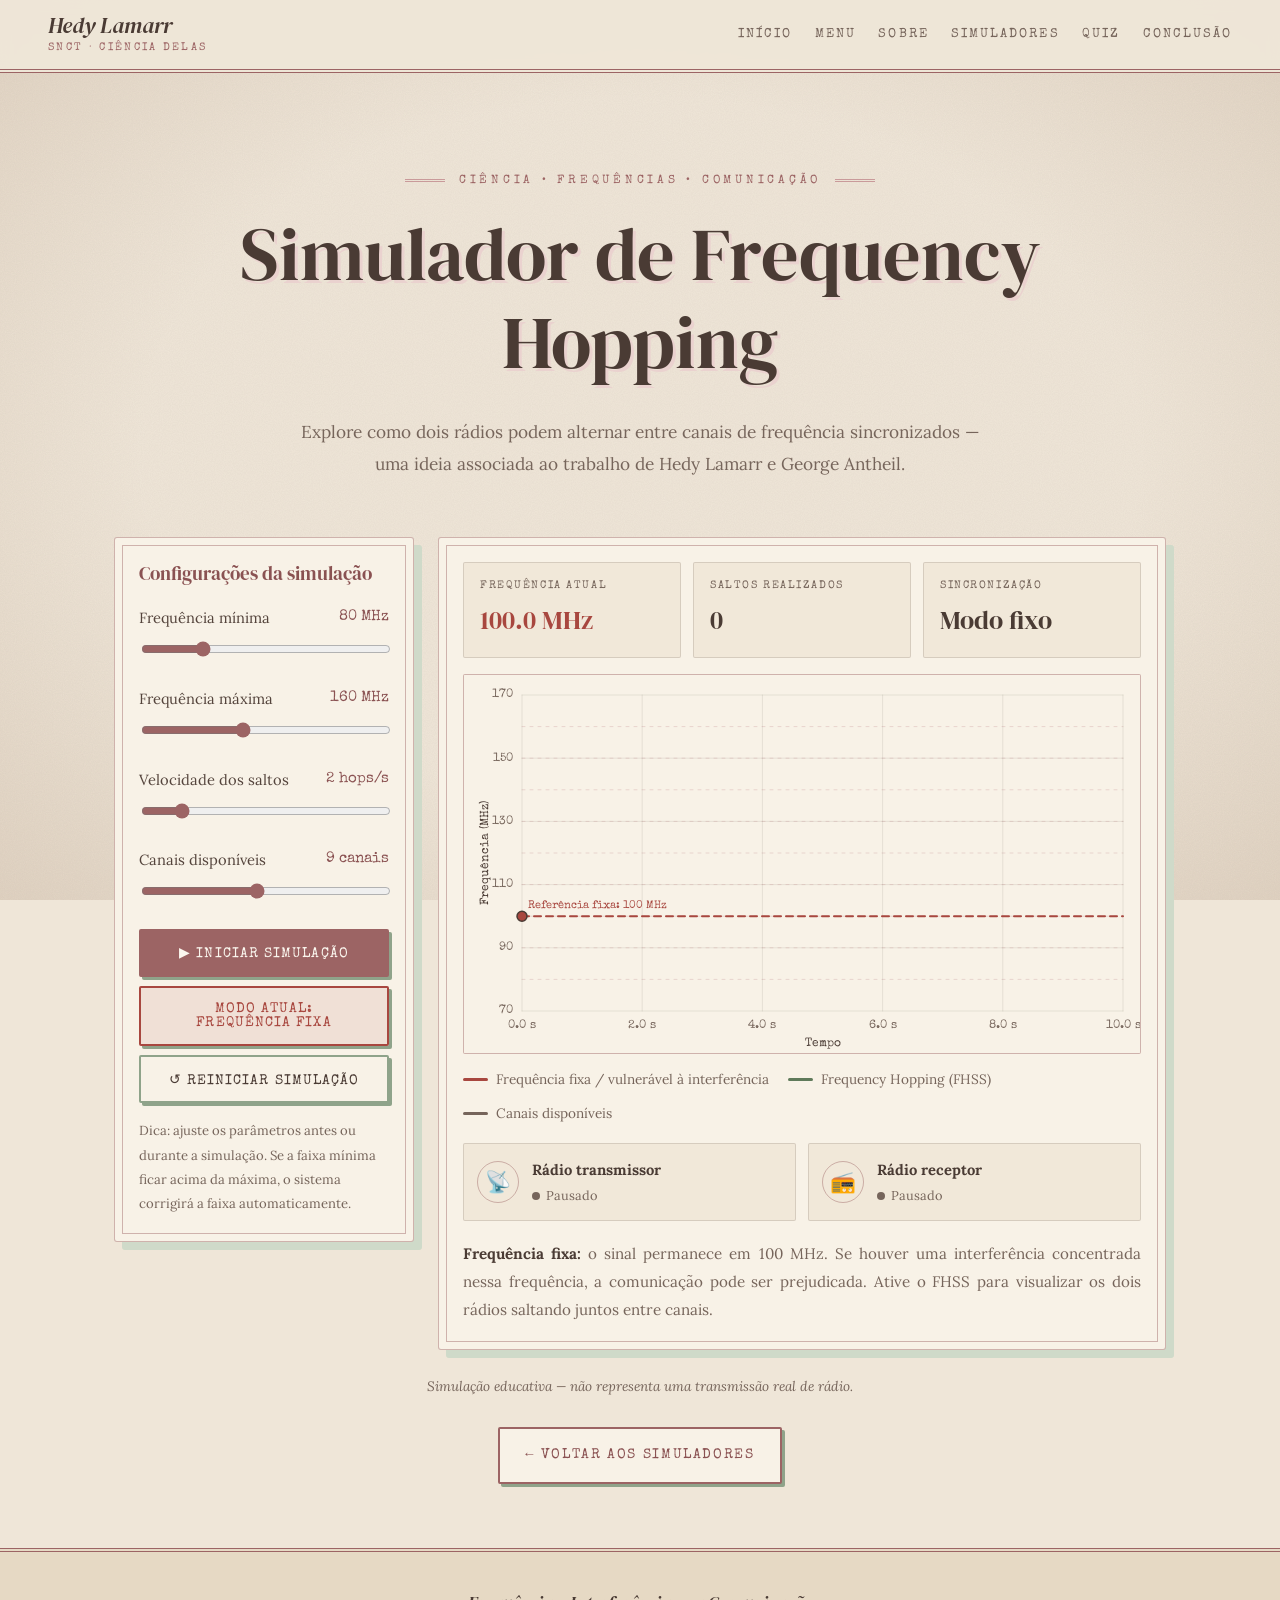
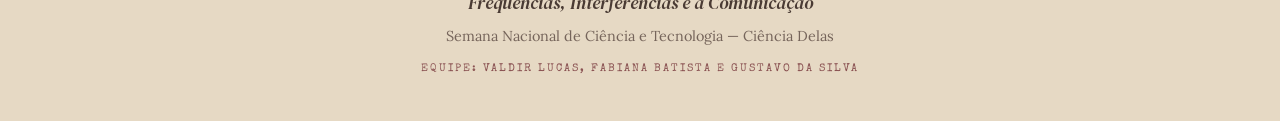
<file: simulador-salto.html>
<!DOCTYPE html>
<html lang="pt-BR">
<head>
    <meta charset="UTF-8">
    <meta name="viewport" content="width=device-width, initial-scale=1.0">
    <title>Simulador de Frequency Hopping | Hedy Lamarr · SNCT</title>
    <meta name="description" content="Simule dois rádios alternando entre canais de frequência sincronizados, como na ideia de Hedy Lamarr e George Antheil.">
    <link rel="icon" href="img/hedy-sorrindo.jpg" type="image/jpeg">
    <link rel="preconnect" href="https://fonts.googleapis.com">
    <link rel="preconnect" href="https://fonts.gstatic.com" crossorigin>
    <link rel="stylesheet" href="https://fonts.googleapis.com/css2?family=DM+Serif+Display:ital@0;1&family=Lora:ital,wght@0,400;0,600;1,400&family=Special+Elite&display=swap">
    <link rel="stylesheet" href="css/padrao.css">
</head>
<body>

    <!-- ===== CABEÇALHO (igual em todas as páginas) ===== -->
    <header class="topo">
        <a class="marca" href="index.html">Hedy Lamarr <span>SNCT · Ciência Delas</span></a>
        <nav class="menu" aria-label="Navegação principal">
            <a href="carregamento.html">Início</a>
            <a href="index.html">Menu</a>
            <a href="sobre.html">Sobre</a>
            <a href="simuladores.html">Simuladores</a>
            <a href="quiz.html">Quiz</a>
            <a href="final.html">Conclusão</a>
        </nav>
    </header>

    <!-- ===== CAPA ===== -->
    <section class="capa">
        <p class="sobretitulo">Ciência • Frequências • Comunicação</p>
        <h1>Simulador de Frequency Hopping</h1>
        <p class="lead">Explore como dois rádios podem alternar entre canais de frequência sincronizados — uma ideia associada ao trabalho de Hedy Lamarr e George Antheil.</p>
    </section>

    <!-- ===== CONTEÚDO ===== -->
    <main class="conteudo">
        <div class="layout-simulador">
            <aside class="cartao painel-controles">
                <h2 class="titulo-painel">Configurações da simulação</h2>

                <div class="controle">
                    <label for="minFreq">Frequência mínima <output id="minOut">80 MHz</output></label>
                    <input id="minFreq" type="range" min="50" max="180" value="80" step="5">
                </div>
                <div class="controle">
                    <label for="maxFreq">Frequência máxima <output id="maxOut">160 MHz</output></label>
                    <input id="maxFreq" type="range" min="100" max="250" value="160" step="5">
                </div>
                <div class="controle">
                    <label for="hopRate">Velocidade dos saltos <output id="rateOut">2 hops/s</output></label>
                    <input id="hopRate" type="range" min="1" max="8" value="2" step="1">
                </div>
                <div class="controle">
                    <label for="channelCount">Canais disponíveis <output id="channelOut">9 canais</output></label>
                    <input id="channelCount" type="range" min="3" max="16" value="9" step="1">
                </div>

                <div class="botoes-simulador">
                    <button id="startBtn" class="botao-cheio">▶ Iniciar simulação</button>
                    <button id="modeBtn" class="mode-button fixed">Modo atual: Frequência fixa</button>
                    <button id="resetBtn" class="botao-discreto">↺ Reiniciar simulação</button>
                </div>
                <p class="dica">Dica: ajuste os parâmetros antes ou durante a simulação. Se a faixa mínima ficar acima da máxima, o sistema corrigirá a faixa automaticamente.</p>
            </aside>

            <section class="cartao painel-visual">
                <div class="status-grid">
                    <div class="stat">
                        <div class="label">Frequência atual</div>
                        <div class="value red" id="currentFreq">100 MHz</div>
                    </div>
                    <div class="stat">
                        <div class="label">Saltos realizados</div>
                        <div class="value" id="hopCount">0</div>
                    </div>
                    <div class="stat">
                        <div class="label">Sincronização</div>
                        <div class="value green" id="syncStatus">Sincronizados</div>
                    </div>
                </div>

                <div class="chart-wrap">
                    <canvas id="frequencyChart" role="img" aria-label="Gráfico em tempo real da frequência dos rádios ao longo do tempo"></canvas>
                </div>
                <div class="legend">
                    <span><i class="line-key red"></i> Frequência fixa / vulnerável à interferência</span>
                    <span><i class="line-key green"></i> Frequency Hopping (FHSS)</span>
                    <span><i class="line-key gray"></i> Canais disponíveis</span>
                </div>

                <div class="radios">
                    <div class="radio-card">
                        <div class="radio-icon" aria-hidden="true">📡</div>
                        <div><strong>Rádio transmissor</strong><small id="txStatus"><span class="sync-dot parado"></span>Aguardando início</small></div>
                    </div>
                    <div class="radio-card">
                        <div class="radio-icon" aria-hidden="true">📻</div>
                        <div><strong>Rádio receptor</strong><small id="rxStatus"><span class="sync-dot parado"></span>Aguardando início</small></div>
                    </div>
                </div>

                <p class="explicacao" id="explanation"><strong>Frequência fixa:</strong> o sinal permanece em 100 MHz. Se houver uma interferência concentrada nessa frequência, a comunicação pode ser prejudicada. Ative o FHSS para visualizar os dois rádios saltando juntos entre canais.</p>
            </section>
        </div>

        <p class="aviso">Simulação educativa — não representa uma transmissão real de rádio.</p>

        <div class="acoes">
            <a class="botao" href="simuladores.html">← Voltar aos simuladores</a>
        </div>
    </main>

    <!-- ===== RODAPÉ (igual em todas as páginas) ===== -->
    <footer class="rodape">
        <p><strong>Frequências, Interferências e a Comunicação</strong></p>
        <p>Semana Nacional de Ciência e Tecnologia — Ciência Delas</p>
        <p><small>Equipe: Valdir Lucas, Fabiana Batista e Gustavo Da Silva</small></p>
    </footer>

    <script src="js/simulador-salto.js" defer></script>
</body>
</html>
</file>
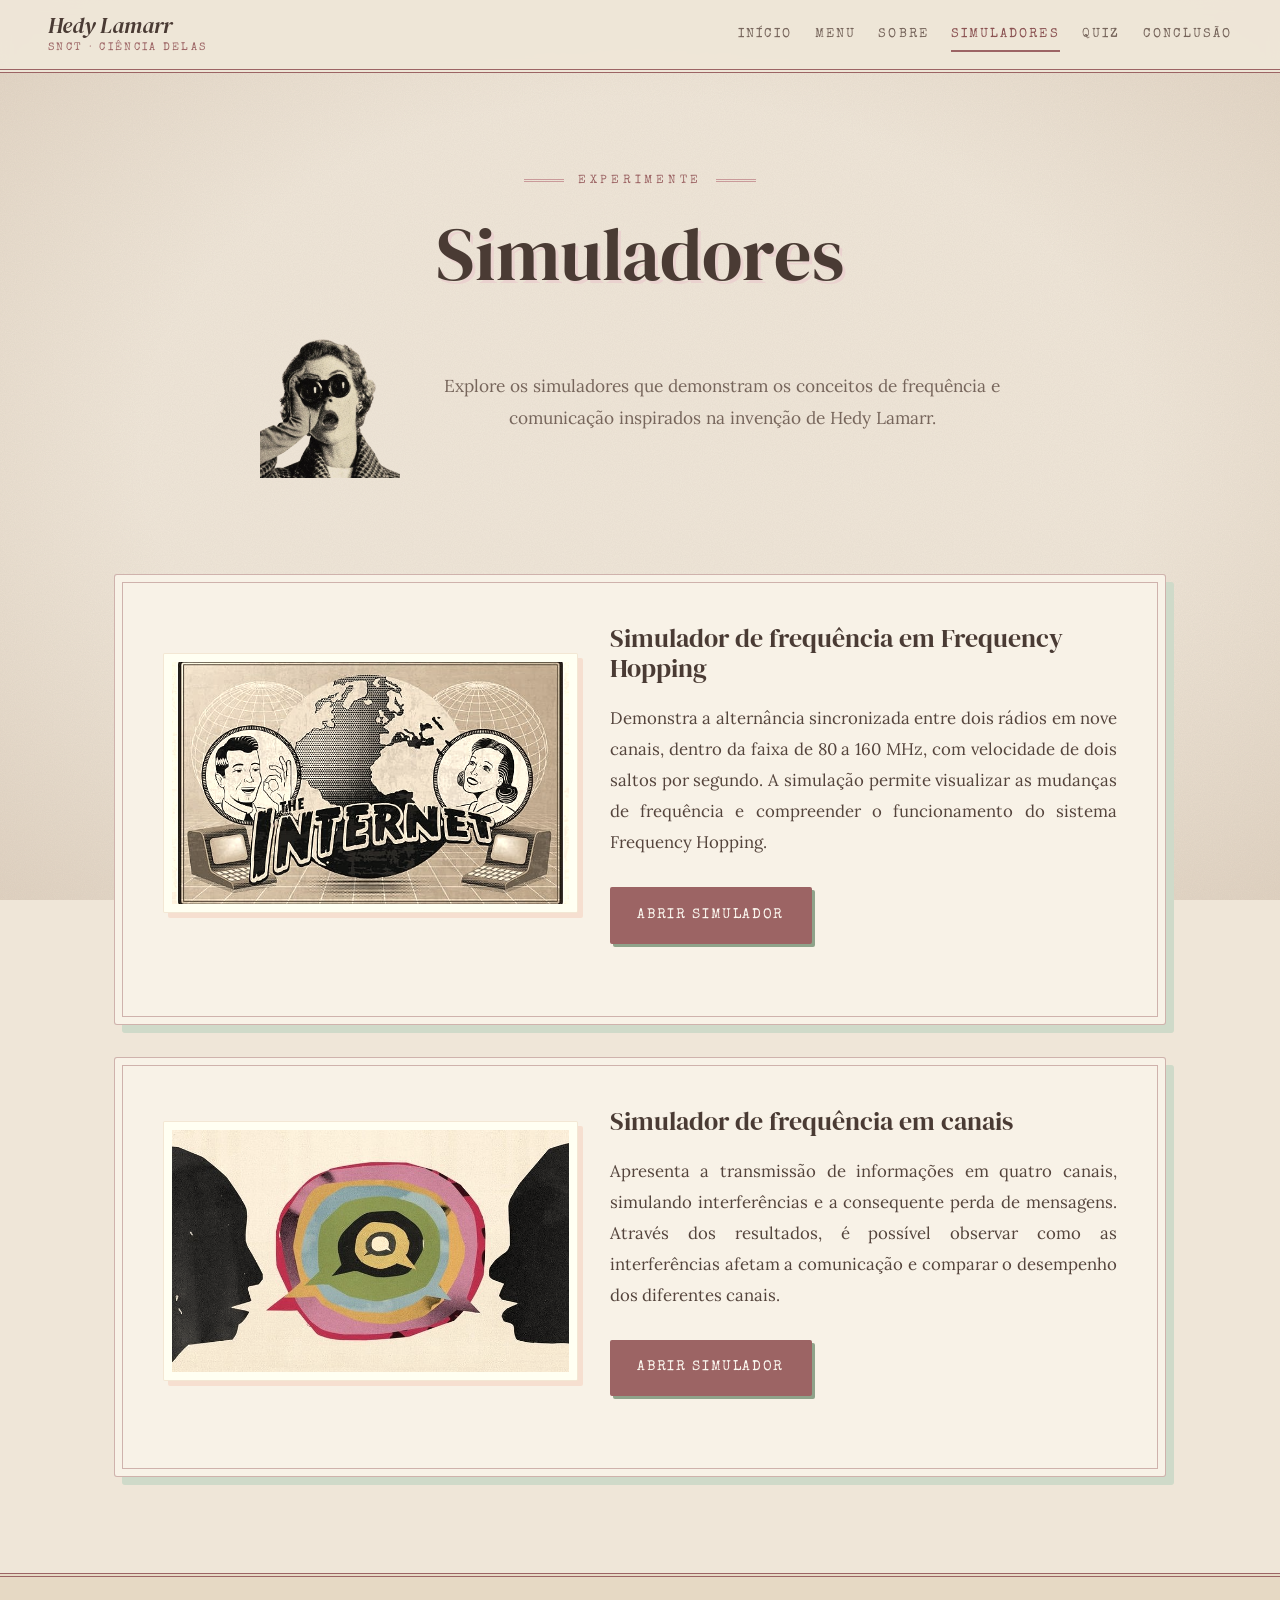
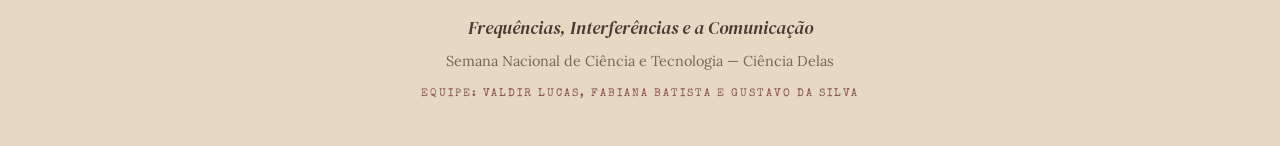
<file: simuladores.html>
<!DOCTYPE html>
<html lang="pt-BR">
<head>
    <meta charset="UTF-8">
    <meta name="viewport" content="width=device-width, initial-scale=1.0">
    <title>Simuladores | Hedy Lamarr · SNCT</title>
    <meta name="description" content="Simuladores interativos de salto de frequência e de interferência em canais, inspirados na invenção de Hedy Lamarr.">
    <link rel="icon" href="img/hedy-sorrindo.jpg" type="image/jpeg">
    <link rel="preconnect" href="https://fonts.googleapis.com">
    <link rel="preconnect" href="https://fonts.gstatic.com" crossorigin>
    <link rel="stylesheet" href="https://fonts.googleapis.com/css2?family=DM+Serif+Display:ital@0;1&family=Lora:ital,wght@0,400;0,600;1,400&family=Special+Elite&display=swap">
    <link rel="stylesheet" href="css/padrao.css">
</head>
<body>

    <!-- ===== CABEÇALHO (igual em todas as páginas) ===== -->
    <header class="topo">
        <a class="marca" href="index.html">Hedy Lamarr <span>SNCT · Ciência Delas</span></a>
        <nav class="menu" aria-label="Navegação principal">
            <a href="carregamento.html">Início</a>
            <a href="index.html">Menu</a>
            <a href="sobre.html">Sobre</a>
            <a href="simuladores.html" aria-current="page">Simuladores</a>
            <a href="quiz.html">Quiz</a>
            <a href="final.html">Conclusão</a>
        </nav>
    </header>

    <!-- ===== CAPA ===== -->
    <section class="capa">
        <p class="sobretitulo">Experimente</p>
        <h1>Simuladores</h1>
        <div class="apresentacao">
            <img src="img/binoculos.png" alt="Ilustração de mulher observando com binóculos">
            <p class="lead">Explore os simuladores que demonstram os conceitos de frequência e comunicação inspirados na invenção de Hedy Lamarr.</p>
        </div>
    </section>

    <!-- ===== CONTEÚDO ===== -->
    <main class="conteudo">
        <article class="cartao simulador-item">
            <img class="foto" src="img/simulador-salto.jpeg" alt="Ilustração retrô de comunicação pela internet">
            <div>
                <h2>Simulador de frequência em Frequency Hopping</h2>
                <p>Demonstra a alternância sincronizada entre dois rádios em nove canais, dentro da faixa de 80 a 160 MHz, com velocidade de dois saltos por segundo. A simulação permite visualizar as mudanças de frequência e compreender o funcionamento do sistema Frequency Hopping.</p>
                <div class="acoes">
                    <a class="botao botao-cheio" href="simulador-salto.html">Abrir simulador</a>
                </div>
            </div>
        </article>

        <article class="cartao simulador-item">
            <img class="foto" src="img/simulador-canais.jpeg" alt="Ilustração de duas pessoas conversando com balões de fala coloridos">
            <div>
                <h2>Simulador de frequência em canais</h2>
                <p>Apresenta a transmissão de informações em quatro canais, simulando interferências e a consequente perda de mensagens. Através dos resultados, é possível observar como as interferências afetam a comunicação e comparar o desempenho dos diferentes canais.</p>
                <div class="acoes">
                    <a class="botao botao-cheio" href="simulador-canais.html">Abrir simulador</a>
                </div>
            </div>
        </article>
    </main>

    <!-- ===== RODAPÉ (igual em todas as páginas) ===== -->
    <footer class="rodape">
        <p><strong>Frequências, Interferências e a Comunicação</strong></p>
        <p>Semana Nacional de Ciência e Tecnologia — Ciência Delas</p>
        <p><small>Equipe: Valdir Lucas, Fabiana Batista e Gustavo Da Silva</small></p>
    </footer>
</body>
</html>
</file>
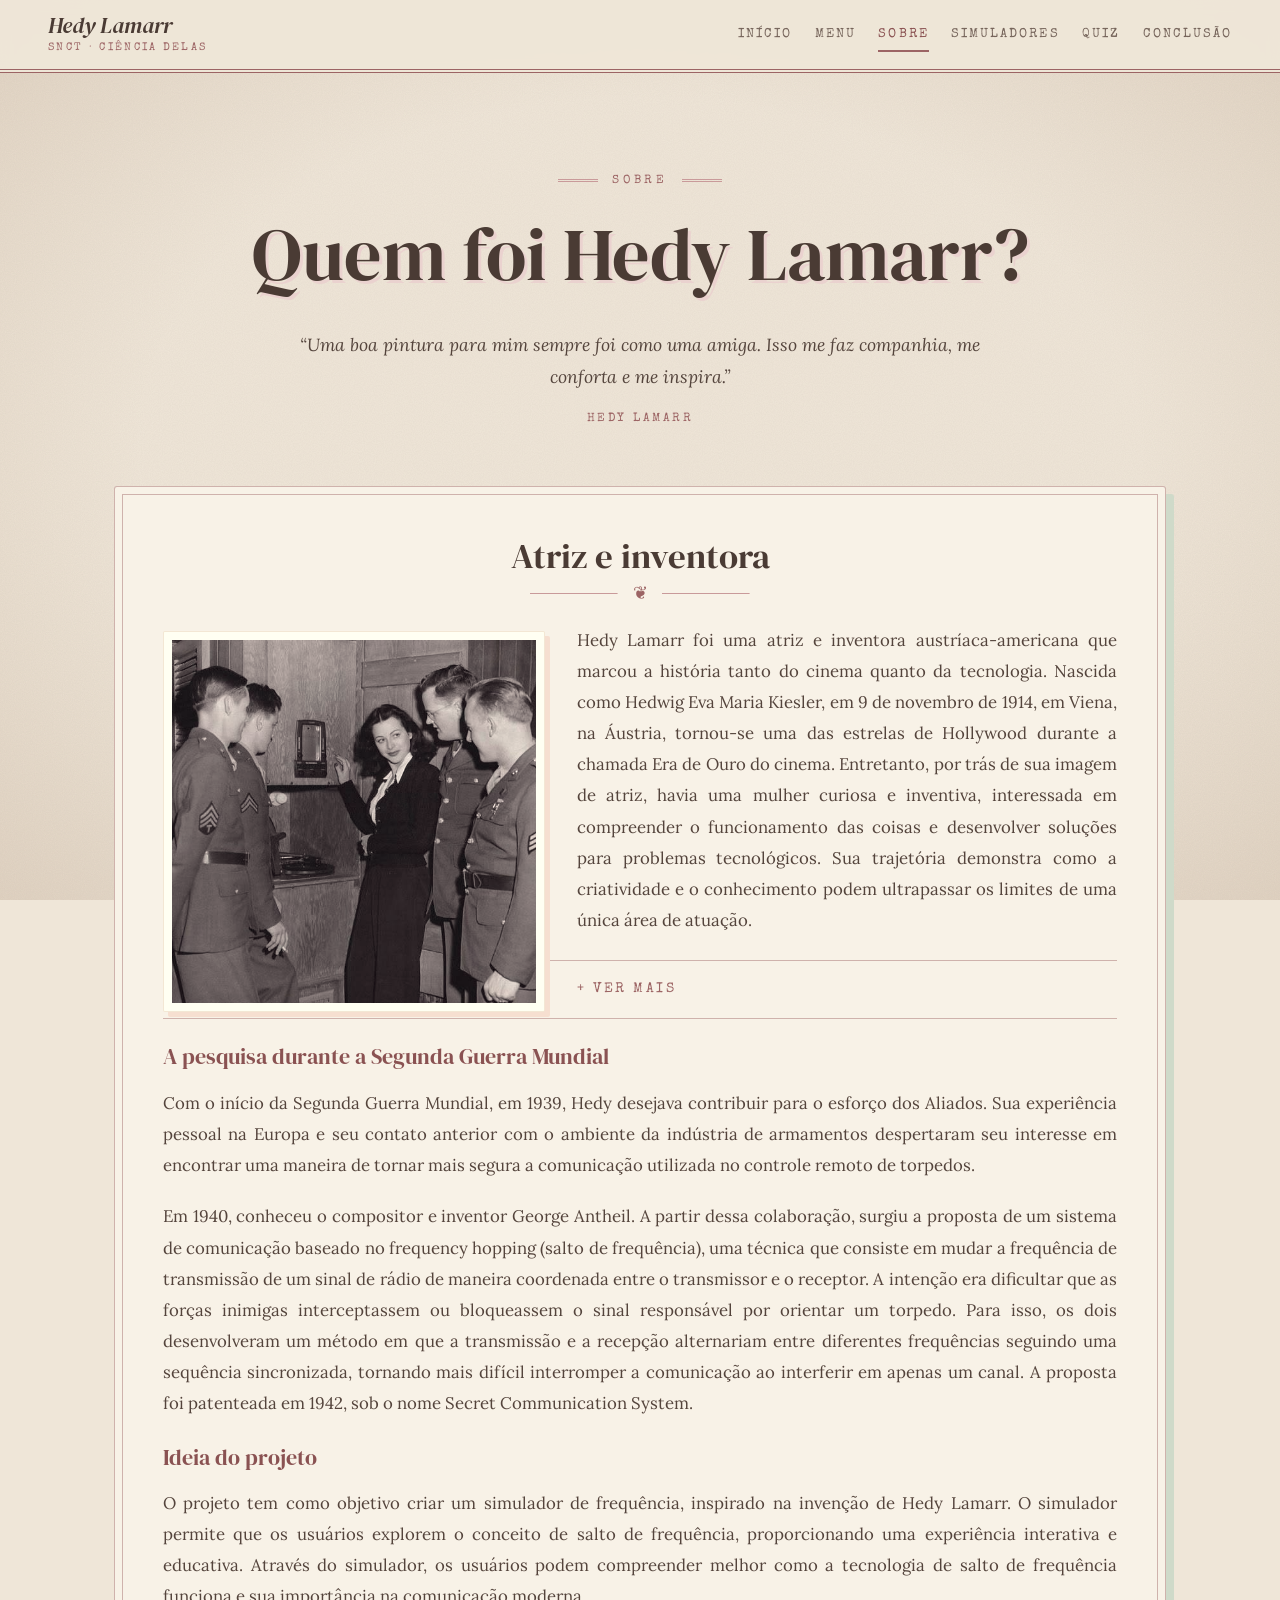
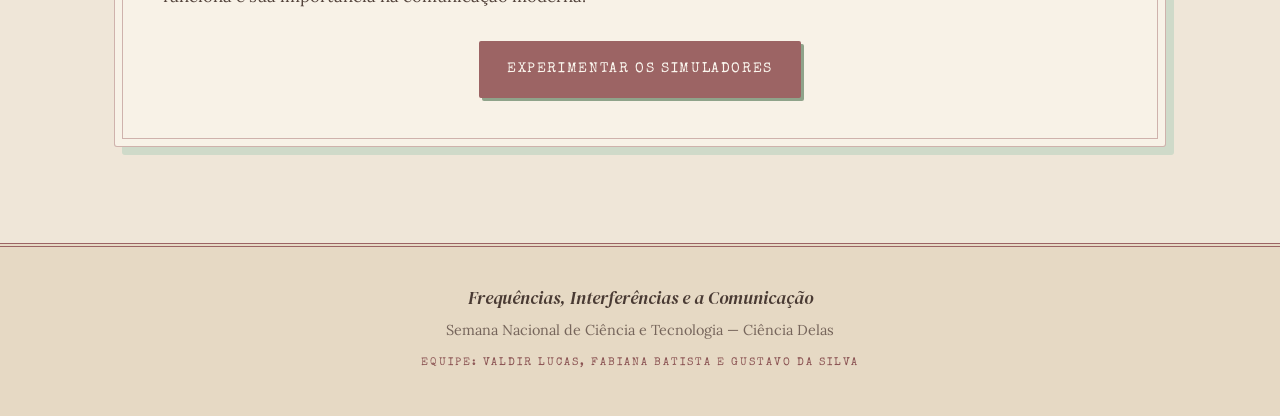
<file: sobre.html>
<!DOCTYPE html>
<html lang="pt-BR">
<head>
    <meta charset="UTF-8">
    <meta name="viewport" content="width=device-width, initial-scale=1.0">
    <title>Sobre | Hedy Lamarr · SNCT</title>
    <meta name="description" content="Quem foi Hedy Lamarr: atriz de Hollywood e inventora do sistema de comunicação por salto de frequência.">
    <link rel="icon" href="img/hedy-sorrindo.jpg" type="image/jpeg">
    <link rel="preconnect" href="https://fonts.googleapis.com">
    <link rel="preconnect" href="https://fonts.gstatic.com" crossorigin>
    <link rel="stylesheet" href="https://fonts.googleapis.com/css2?family=DM+Serif+Display:ital@0;1&family=Lora:ital,wght@0,400;0,600;1,400&family=Special+Elite&display=swap">
    <link rel="stylesheet" href="css/padrao.css">
</head>
<body>

    <!-- ===== CABEÇALHO (igual em todas as páginas) ===== -->
    <header class="topo">
        <a class="marca" href="index.html">Hedy Lamarr <span>SNCT · Ciência Delas</span></a>
        <nav class="menu" aria-label="Navegação principal">
            <a href="carregamento.html">Início</a>
            <a href="index.html">Menu</a>
            <a href="sobre.html" aria-current="page">Sobre</a>
            <a href="simuladores.html">Simuladores</a>
            <a href="quiz.html">Quiz</a>
            <a href="final.html">Conclusão</a>
        </nav>
    </header>

    <!-- ===== CAPA ===== -->
    <section class="capa">
        <p class="sobretitulo">Sobre</p>
        <h1>Quem foi Hedy Lamarr?</h1>
        <blockquote class="citacao">
            “Uma boa pintura para mim sempre foi como uma amiga. Isso me faz companhia, me conforta e me inspira.”
            <cite>Hedy Lamarr</cite>
        </blockquote>
    </section>

    <!-- ===== CONTEÚDO ===== -->
    <main class="conteudo">
        <article class="cartao">
            <h2 class="titulo-secao">Atriz e inventora</h2>
            <img class="foto foto-lateral" src="img/hedy-soldados.jpg" alt="Hedy Lamarr cercada por soldados durante a Segunda Guerra Mundial">

            <p>Hedy Lamarr foi uma atriz e inventora austríaca-americana que marcou a história tanto do cinema quanto da tecnologia. Nascida como Hedwig Eva Maria Kiesler, em 9 de novembro de 1914, em Viena, na Áustria, tornou-se uma das estrelas de Hollywood durante a chamada Era de Ouro do cinema. Entretanto, por trás de sua imagem de atriz, havia uma mulher curiosa e inventiva, interessada em compreender o funcionamento das coisas e desenvolver soluções para problemas tecnológicos. Sua trajetória demonstra como a criatividade e o conhecimento podem ultrapassar os limites de uma única área de atuação.</p>

            <details>
                <summary>Ver mais</summary>

                <h3>Vida pessoal e primeiros interesses</h3>
                <p>Desde a infância, Hedy demonstrava curiosidade pelo funcionamento de máquinas e mecanismos. Seu pai, Emil Kiesler, incentivava esse interesse ao explicar como diferentes dispositivos funcionavam, enquanto sua mãe, Gertrud Kiesler, pianista, estimulava sua formação artística. Essa combinação entre curiosidade técnica e contato com as artes contribuiu para a diversidade de seus interesses.</p>
                <p>Na juventude, Hedy começou a estudar teatro e a trabalhar no cinema europeu. Em 1933, ganhou notoriedade com o filme Ecstasy. Posteriormente, casou-se com Fritz Mandl, um empresário austríaco ligado à indústria de armamentos. O casamento foi marcado por restrições à sua liberdade pessoal e profissional. Em 1937, ela deixou o marido e a Europa, seguindo para os Estados Unidos, onde iniciou uma nova etapa de sua vida.</p>

                <h3>Carreira artística em Hollywood</h3>
                <p>Ao chegar aos Estados Unidos, Hedy passou a trabalhar com a Metro-Goldwyn-Mayer (MGM), um dos grandes estúdios cinematográficos da época. Foi nesse período que adotou o nome artístico Hedy Lamarr e conquistou reconhecimento internacional por sua atuação e beleza.</p>
                <p>Entre seus filmes mais conhecidos estão Algiers (1938), Ziegfeld Girl (1941) e Samson and Delilah (1949). Apesar do sucesso, sua imagem pública esteve frequentemente associada à aparência física, enquanto seus interesses intelectuais e suas atividades como inventora receberam menos atenção.</p>
                <p>Fora das filmagens, Lamarr dedicava parte de seu tempo a desenvolver ideias e experimentar soluções para diferentes problemas. Sua história tornou-se um exemplo de como estereótipos podem contribuir para que as capacidades científicas e inventivas das mulheres sejam subestimadas.</p>
            </details>

            <h3>A pesquisa durante a Segunda Guerra Mundial</h3>
            <p>Com o início da Segunda Guerra Mundial, em 1939, Hedy desejava contribuir para o esforço dos Aliados. Sua experiência pessoal na Europa e seu contato anterior com o ambiente da indústria de armamentos despertaram seu interesse em encontrar uma maneira de tornar mais segura a comunicação utilizada no controle remoto de torpedos.</p>
            <p>Em 1940, conheceu o compositor e inventor George Antheil. A partir dessa colaboração, surgiu a proposta de um sistema de comunicação baseado no frequency hopping (salto de frequência), uma técnica que consiste em mudar a frequência de transmissão de um sinal de rádio de maneira coordenada entre o transmissor e o receptor. A intenção era dificultar que as forças inimigas interceptassem ou bloqueassem o sinal responsável por orientar um torpedo. Para isso, os dois desenvolveram um método em que a transmissão e a recepção alternariam entre diferentes frequências seguindo uma sequência sincronizada, tornando mais difícil interromper a comunicação ao interferir em apenas um canal. A proposta foi patenteada em 1942, sob o nome Secret Communication System.</p>

            <h3>Ideia do projeto</h3>
            <p>O projeto tem como objetivo criar um simulador de frequência, inspirado na invenção de Hedy Lamarr. O simulador permite que os usuários explorem o conceito de salto de frequência, proporcionando uma experiência interativa e educativa. Através do simulador, os usuários podem compreender melhor como a tecnologia de salto de frequência funciona e sua importância na comunicação moderna.</p>

            <div class="acoes">
                <a class="botao botao-cheio" href="simuladores.html">Experimentar os simuladores</a>
            </div>
        </article>
    </main>

    <!-- ===== RODAPÉ (igual em todas as páginas) ===== -->
    <footer class="rodape">
        <p><strong>Frequências, Interferências e a Comunicação</strong></p>
        <p>Semana Nacional de Ciência e Tecnologia — Ciência Delas</p>
        <p><small>Equipe: Valdir Lucas, Fabiana Batista e Gustavo Da Silva</small></p>
    </footer>
</body>
</html>
</file>
<file: css/padrao.css>
/* ==========================================================================
   PADRÃO VISUAL — Projeto SNCT · Hedy Lamarr
   Estilo "Vintage": papel creme, rosa antigo, verde sálvia e marrom,
   com letras de máquina de escrever e títulos serifados.
   Este é o ÚNICO arquivo de estilo do site. Todas as páginas usam ele.

   Sumário
   1. Variáveis (cores, fontes, medidas)
   2. Base
   3. Cabeçalho e menu
   4. Capa das páginas
   5. Conteúdo, cartões e textos
   6. Imagens e galerias
   7. Botões
   8. Rodapé
   9. Tela inicial (carregamento.html)
   10. Página de simuladores
   11. Simulador de salto de frequência
   12. Simulador de canais
   13. Quiz
   14. Responsividade
   ========================================================================== */

/* 1. VARIÁVEIS ----------------------------------------------------------- */
:root {
  /* Paleta vintage "Rosa antigo e sálvia" */
  --fundo: #efe6d8;          /* papel creme */
  --papel: #f8f2e7;          /* cartões */
  --papel-2: #f1e8d9;        /* caixas internas */
  --papel-escuro: #e6d9c4;   /* rodapé, gráfico */
  --rosa: #c99a9a;           /* rosa antigo (detalhes) */
  --rosa-claro: #ead2cf;
  --acento: #9c6464;         /* rosa antigo escuro (botões) */
  --acento-texto: #8a5252;   /* rosa para textos */
  --salvia: #8fa38a;         /* verde sálvia */
  --salvia-clara: #cfdac9;
  --tinta: #4a3b34;          /* marrom escuro: títulos */
  --texto: #54443c;
  --cinza: #76655b;
  --sobre-acento: #fbf7ef;   /* texto sobre botões cheios */
  --borda: rgba(156, 100, 100, 0.45);
  --borda-suave: rgba(74, 59, 52, 0.16);
  --sucesso: #5f7a5a;
  --sucesso-fundo: rgba(143, 163, 138, 0.22);
  --perigo: #a8473f;
  --perigo-fundo: rgba(168, 71, 63, 0.10);

  --fonte-titulo: "DM Serif Display", Georgia, "Times New Roman", serif;
  --fonte-texto: "Lora", Georgia, serif;
  --fonte-rotulo: "Special Elite", "Courier New", monospace;

  --largura: 1100px;
  --raio: 2px;
  --raio-grande: 3px;
  --sombra: 6px 6px 0 var(--salvia-clara);
  --transicao: 0.25s ease;
}

/* 2. BASE ---------------------------------------------------------------- */
*,
*::before,
*::after {
  box-sizing: border-box;
}

html {
  scroll-behavior: smooth;
}

[hidden] {
  display: none !important;
}

body {
  margin: 0;
  min-height: 100vh;
  display: flex;
  flex-direction: column;
  background-color: var(--fundo);
  background-image:
    url("data:image/svg+xml,%3Csvg xmlns='http://www.w3.org/2000/svg' width='180' height='180'%3E%3Cfilter id='g'%3E%3CfeTurbulence type='fractalNoise' baseFrequency='.9' numOctaves='3' stitchTiles='stitch'/%3E%3CfeColorMatrix values='0 0 0 0 .29 0 0 0 0 .23 0 0 0 0 .2 0 0 0 .09 0'/%3E%3C/filter%3E%3Crect width='100%25' height='100%25' filter='url(%23g)'/%3E%3C/svg%3E"),
    radial-gradient(ellipse at center, transparent 55%, rgba(156, 120, 90, 0.18));
  background-attachment: fixed;
  color: var(--texto);
  font-family: var(--fonte-texto);
  font-size: 1.05rem;
  line-height: 1.85;
}

h1, h2, h3, h4 {
  font-family: var(--fonte-titulo);
  color: var(--tinta);
  font-weight: 400;
  line-height: 1.2;
  margin: 0 0 0.75em;
}

p {
  margin: 0 0 1.2em;
}

a {
  color: var(--acento-texto);
}

img {
  max-width: 100%;
  height: auto;
}

::selection {
  background: var(--rosa-claro);
  color: var(--tinta);
}

:focus-visible {
  outline: 2px solid var(--acento-texto);
  outline-offset: 3px;
}

/* 3. CABEÇALHO E MENU ---------------------------------------------------- */
.topo {
  position: sticky;
  top: 0;
  z-index: 10;
  display: flex;
  align-items: center;
  justify-content: space-between;
  gap: 1.5rem;
  padding: 0.9rem clamp(1.25rem, 4vw, 3rem);
  background: rgba(239, 230, 216, 0.96);
  backdrop-filter: blur(6px);
  border-bottom: 4px double var(--acento);
}

.marca {
  display: flex;
  flex-direction: column;
  text-decoration: none;
  color: var(--tinta);
  font-family: var(--fonte-titulo);
  font-size: 1.35rem;
  font-style: italic;
  line-height: 1.1;
  white-space: nowrap;
}

.marca span {
  font-family: var(--fonte-rotulo);
  font-style: normal;
  font-size: 0.66rem;
  letter-spacing: 0.22em;
  text-transform: uppercase;
  color: var(--acento);
  margin-top: 0.3rem;
}

.menu {
  display: flex;
  flex-wrap: wrap;
  justify-content: flex-end;
  gap: 0.25rem 1.4rem;
}

.menu a {
  position: relative;
  padding: 0.35rem 0;
  font-family: var(--fonte-rotulo);
  font-size: 0.8rem;
  letter-spacing: 0.16em;
  text-transform: uppercase;
  text-decoration: none;
  color: var(--cinza);
  transition: color var(--transicao);
}

.menu a::after {
  content: "";
  position: absolute;
  left: 0;
  right: 0;
  bottom: 0;
  height: 1px;
  background: var(--acento);
  transform: scaleX(0);
  transition: transform var(--transicao);
}

.menu a:hover {
  color: var(--tinta);
}

.menu a:hover::after,
.menu a[aria-current="page"]::after {
  transform: scaleX(1);
}

.menu a[aria-current="page"] {
  color: var(--acento-texto);
}

.menu a::after {
  height: 2px;
}

/* 4. CAPA DAS PÁGINAS ---------------------------------------------------- */
.capa {
  max-width: 860px;
  margin: 0 auto;
  padding: clamp(3rem, 8vw, 5.5rem) 1.5rem clamp(2rem, 5vw, 3.5rem);
  text-align: center;
}

.sobretitulo {
  display: inline-flex;
  align-items: center;
  gap: 0.9rem;
  margin: 0 0 1.2rem;
  font-family: var(--fonte-rotulo);
  font-size: 0.78rem;
  letter-spacing: 0.3em;
  text-transform: uppercase;
  color: var(--acento);
}

.sobretitulo::before,
.sobretitulo::after {
  content: "";
  width: 2.5rem;
  height: 3px;
  border-top: 1px solid var(--rosa);
  border-bottom: 1px solid var(--rosa);
}

.capa h1 {
  font-size: clamp(2.5rem, 6.5vw, 4.6rem);
  font-weight: 400;
  text-shadow: 3px 3px 0 var(--rosa-claro);
  margin-bottom: 0.4em;
}

.capa .subtitulo {
  font-family: var(--fonte-titulo);
  font-style: italic;
  font-weight: 400;
  font-size: clamp(1.15rem, 2.6vw, 1.5rem);
  color: var(--acento-texto);
  margin-bottom: 1em;
}

.capa .lead {
  max-width: 680px;
  margin: 0 auto;
  color: var(--cinza);
  font-size: 1.08rem;
}

.citacao {
  max-width: 680px;
  margin: 0 auto;
  font-style: italic;
  font-size: 1.1rem;
  color: var(--texto);
}

.citacao cite {
  display: block;
  margin-top: 0.8rem;
  font-family: var(--fonte-rotulo);
  font-style: normal;
  font-size: 0.78rem;
  letter-spacing: 0.2em;
  text-transform: uppercase;
  color: var(--acento);
}

/* 5. CONTEÚDO, CARTÕES E TEXTOS ----------------------------------------- */
.conteudo {
  flex: 1;
  width: 100%;
  max-width: var(--largura);
  margin: 0 auto;
  padding: 0 clamp(1rem, 3vw, 1.5rem) 4rem;
}

.cartao {
  position: relative;
  background: var(--papel);
  border: 1px solid var(--borda);
  border-radius: var(--raio-grande);
  padding: clamp(1.5rem, 4vw, 3rem);
  margin-bottom: 2rem;
  box-shadow: 8px 8px 0 var(--salvia-clara);
  overflow-wrap: break-word;
}

/* moldura interna em estilo art déco */
.cartao::before {
  content: "";
  position: absolute;
  inset: 7px;
  border: 1px solid var(--borda);
  border-radius: calc(var(--raio-grande) - 4px);
  pointer-events: none;
}

.cartao::after {
  content: "";
  display: table;
  clear: both;
}

.cartao p {
  text-align: justify;
  hyphens: auto;
}

.titulo-secao {
  text-align: center;
  font-size: clamp(1.6rem, 3.5vw, 2.2rem);
  margin-bottom: 1.4rem;
}

.titulo-secao::after {
  content: "❦";
  display: block;
  margin-top: 0.5rem;
  font-size: 1.1rem;
  line-height: 1;
  color: var(--acento);
  letter-spacing: 0;
  background:
    linear-gradient(var(--rosa), var(--rosa)) left 50% / calc(50% - 1.4rem) 1px no-repeat,
    linear-gradient(var(--rosa), var(--rosa)) right 50% / calc(50% - 1.4rem) 1px no-repeat;
  max-width: 220px;
  margin-left: auto;
  margin-right: auto;
}

.cartao h3 {
  font-size: 1.4rem;
  color: var(--acento-texto);
  margin-top: 1.6rem;
}

.cartao h3:first-child {
  margin-top: 0;
}

.destaque {
  color: var(--tinta);
  font-style: italic;
}

details {
  margin: 1.5rem 0;
  border-top: 1px solid var(--borda);
  border-bottom: 1px solid var(--borda);
  padding: 0.6rem 0;
}

summary {
  cursor: pointer;
  list-style: none;
  font-family: var(--fonte-rotulo);
  font-size: 0.85rem;
  letter-spacing: 0.18em;
  text-transform: uppercase;
  color: var(--acento);
  padding: 0.4rem 0;
}

summary::-webkit-details-marker {
  display: none;
}

summary::before {
  content: "+ ";
}

details[open] summary::before {
  content: "– ";
}

summary:hover {
  color: var(--acento-texto);
}

details[open] summary {
  margin-bottom: 1rem;
}

/* 6. IMAGENS E GALERIAS -------------------------------------------------- */
.foto {
  display: block;
  padding: 8px;
  background: #fffaf2;
  border: 1px solid var(--borda-suave);
  border-radius: var(--raio);
  box-shadow: 5px 5px 0 var(--rosa-claro);
  filter: sepia(0.25) saturate(0.9);
}

.foto-lateral {
  float: left;
  width: 40%;
  max-width: 420px;
  margin: 0.35rem 2rem 1.2rem 0;
}

.foto-centro {
  width: min(100%, 360px);
  margin: 1rem auto 1.5rem;
}

.galeria {
  display: grid;
  grid-template-columns: repeat(auto-fit, minmax(200px, 1fr));
  gap: 1rem;
  margin: 1.8rem 0;
}

.galeria .foto {
  width: 100%;
  height: 230px;
  object-fit: cover;
}

/* 7. BOTÕES -------------------------------------------------------------- */
.botao,
button {
  display: inline-flex;
  align-items: center;
  justify-content: center;
  gap: 0.5rem;
  padding: 0.85rem 1.6rem;
  font-family: var(--fonte-rotulo);
  font-size: 0.85rem;
  font-weight: 400;
  letter-spacing: 0.12em;
  text-transform: uppercase;
  text-decoration: none;
  color: var(--acento-texto);
  background: var(--papel);
  border: 2px solid var(--acento);
  border-radius: var(--raio);
  box-shadow: 3px 3px 0 var(--salvia);
  cursor: pointer;
  transition: background-color var(--transicao), color var(--transicao),
    border-color var(--transicao), transform var(--transicao);
}

.botao:hover,
button:hover {
  background: var(--acento);
  color: var(--sobre-acento);
}

.botao:active,
button:active {
  transform: translate(2px, 2px);
  box-shadow: 1px 1px 0 var(--salvia);
}

.botao-cheio {
  background: var(--acento);
  color: var(--sobre-acento);
}

.botao-cheio:hover {
  background: var(--tinta);
  border-color: var(--tinta);
}

.botao-discreto {
  color: var(--tinta);
  border-color: var(--salvia);
}

.botao-discreto:hover {
  background: var(--papel-2);
  color: var(--tinta);
  border-color: var(--borda);
}

.acoes {
  display: flex;
  flex-wrap: wrap;
  justify-content: center;
  gap: 0.8rem;
  margin-top: 1.8rem;
}

/* 8. RODAPÉ -------------------------------------------------------------- */
.rodape {
  padding: 2rem 1.5rem 2.4rem;
  text-align: center;
  border-top: 4px double var(--acento);
  background: var(--papel-escuro);
  color: var(--cinza);
  font-size: 0.9rem;
}

.rodape p {
  margin: 0.2rem 0;
}

.rodape strong {
  font-family: var(--fonte-titulo);
  font-style: italic;
  font-weight: 400;
  font-size: 1.1rem;
  color: var(--tinta);
}

.rodape small {
  font-family: var(--fonte-rotulo);
  font-size: 0.7rem;
  letter-spacing: 0.18em;
  text-transform: uppercase;
  color: var(--acento-texto);
}

/* 9. TELA INICIAL -------------------------------------------------------- */
.pagina-inicial {
  overflow: hidden;
}

.tela-inicial {
  position: relative;
  min-height: 100vh;
  display: flex;
  align-items: center;
  justify-content: center;
  text-align: center;
  background:
    linear-gradient(rgba(74, 52, 44, 0.55), rgba(60, 42, 36, 0.72)),
    url("../img/retrato-noir.png") 60% center / cover no-repeat;
  background-blend-mode: multiply;
}

.tela-inicial::before {
  content: "";
  position: absolute;
  inset: 18px;
  border: 4px double rgba(234, 210, 207, 0.7);
  pointer-events: none;
}

.tela-inicial .conteudo-inicial {
  position: relative;
  display: flex;
  flex-direction: column;
  align-items: center;
  gap: 2.2rem;
  padding: 2rem;
}

.tela-inicial h1 {
  font-size: clamp(1.9rem, 5vw, 4.2rem);
  white-space: nowrap;
  font-weight: 400;
  letter-spacing: 0.08em;
  margin: 0;
  color: var(--sobre-acento);
  text-shadow: 3px 3px 0 rgba(156, 100, 100, 0.8);
}

.botao-entrar {
  width: 90px;
  height: 90px;
  border: 2px solid var(--rosa-claro);
  border-radius: 50%;
  display: flex;
  align-items: center;
  justify-content: center;
  color: var(--sobre-acento);
  background: rgba(156, 100, 100, 0.35);
  box-shadow: 4px 4px 0 var(--salvia);
  text-decoration: none;
  font-size: 2.2rem;
  transition: background-color var(--transicao), color var(--transicao), transform var(--transicao);
}

.botao-entrar:hover {
  background: var(--sobre-acento);
  color: var(--acento);
  transform: scale(1.06);
}

/* No desktop, o texto fica à direita para não cobrir o rosto do retrato */
@media (min-width: 900px) {
  .tela-inicial {
    justify-content: flex-end;
    padding-right: 6vw;
  }
}

/* 10. PÁGINA DE SIMULADORES --------------------------------------------- */
.apresentacao {
  display: flex;
  align-items: center;
  justify-content: center;
  gap: 1.5rem;
  max-width: 760px;
  margin: 0 auto 2.5rem;
}

.apresentacao img {
  width: 140px;
  flex-shrink: 0;
}

.apresentacao p {
  margin: 0;
  color: var(--cinza);
}

.simulador-item {
  display: grid;
  grid-template-columns: minmax(0, 0.9fr) minmax(0, 1.1fr);
  gap: 2rem;
  align-items: center;
}

.simulador-item .foto {
  width: 100%;
  height: 260px;
  object-fit: cover;
}

.simulador-item h2 {
  font-size: 1.6rem;
}

.simulador-item .acoes {
  justify-content: flex-start;
}

/* 11. SIMULADOR DE SALTO DE FREQUÊNCIA ---------------------------------- */
.layout-simulador {
  display: grid;
  grid-template-columns: 300px minmax(0, 1fr);
  gap: 1.5rem;
  align-items: start;
}

.layout-simulador .cartao {
  padding: 1.5rem;
  margin-bottom: 0;
}

.cartao h2.titulo-painel {
  font-size: 1.2rem;
  color: var(--acento-texto);
  margin-bottom: 1.2rem;
}

.controle {
  margin-bottom: 1.1rem;
}

.controle label {
  display: flex;
  justify-content: space-between;
  gap: 8px;
  font-size: 0.92rem;
  margin-bottom: 0.3rem;
}

.controle output {
  font-family: var(--fonte-rotulo);
  color: var(--acento-texto);
  font-weight: 400;
  white-space: nowrap;
}

input[type="range"] {
  width: 100%;
  accent-color: var(--acento);
  cursor: pointer;
}

.botoes-simulador {
  display: grid;
  gap: 0.6rem;
  margin-top: 1.2rem;
}

.botoes-simulador button {
  width: 100%;
  letter-spacing: 0.08em;
}

.mode-button {
  color: var(--sucesso);
  border-color: var(--sucesso);
  background: var(--sucesso-fundo);
}

.mode-button.fixed {
  color: var(--perigo);
  border-color: var(--perigo);
  background: var(--perigo-fundo);
}

.mode-button:hover,
.mode-button.fixed:hover {
  color: var(--sobre-acento);
}

.mode-button:hover { background: var(--sucesso); }
.mode-button.fixed:hover { background: var(--perigo); }

.dica {
  font-size: 0.82rem;
  color: var(--cinza);
  margin: 1rem 0 0;
  text-align: left !important;
}

.status-grid {
  display: grid;
  grid-template-columns: repeat(3, minmax(0, 1fr));
  gap: 0.75rem;
  margin-bottom: 1rem;
}

.stat {
  background: var(--papel-2);
  border: 1px solid var(--borda-suave);
  border-radius: var(--raio);
  padding: 0.8rem 1rem;
  min-width: 0;
}

.stat .label {
  font-family: var(--fonte-rotulo);
  font-size: 0.7rem;
  letter-spacing: 0.14em;
  text-transform: uppercase;
  color: var(--cinza);
}

.stat .value {
  font-family: var(--fonte-titulo);
  font-size: clamp(1.1rem, 2.4vw, 1.6rem);
  font-weight: 400;
  color: var(--tinta);
  overflow-wrap: anywhere;
}

.value.red { color: var(--perigo); }
.value.green { color: var(--sucesso); }

.chart-wrap {
  position: relative;
  width: 100%;
  height: 380px;
  min-height: 260px;
  background: var(--papel);
  border: 1px solid var(--borda);
  border-radius: var(--raio);
  overflow: hidden;
}

canvas {
  width: 100%;
  height: 100%;
  display: block;
}

.legend {
  display: flex;
  flex-wrap: wrap;
  gap: 0.6rem 1.2rem;
  padding-top: 0.8rem;
  font-size: 0.85rem;
  color: var(--cinza);
}

.legend span {
  display: inline-flex;
  align-items: center;
  gap: 0.5rem;
}

.line-key {
  width: 25px;
  height: 3px;
  display: inline-block;
  border-radius: 3px;
}

.line-key.red { background: var(--perigo); }
.line-key.green { background: var(--sucesso); }
.line-key.gray { background: var(--cinza); }

.radios {
  display: grid;
  grid-template-columns: 1fr 1fr;
  gap: 0.75rem;
  margin-top: 1rem;
}

.radio-card {
  display: flex;
  align-items: center;
  gap: 0.8rem;
  background: var(--papel-2);
  border: 1px solid var(--borda-suave);
  border-radius: var(--raio);
  padding: 0.8rem;
}

.radio-icon {
  flex: 0 0 42px;
  height: 42px;
  display: grid;
  place-items: center;
  border: 1px solid var(--borda);
  border-radius: 50%;
  font-size: 1.3rem;
}

.radio-card strong {
  display: block;
  font-size: 0.92rem;
  color: var(--tinta);
}

.radio-card small {
  display: block;
  font-size: 0.8rem;
  color: var(--cinza);
}

.sync-dot {
  display: inline-block;
  width: 8px;
  height: 8px;
  border-radius: 50%;
  margin-right: 6px;
  background: var(--sucesso);
  box-shadow: 0 0 10px var(--sucesso);
}

.sync-dot.parado { background: var(--cinza); box-shadow: none; }
.sync-dot.fixo { background: var(--perigo); box-shadow: 0 0 10px var(--perigo); }

.explicacao {
  margin: 1.2rem 0 0;
  font-size: 0.95rem;
  color: var(--cinza);
}

.explicacao strong {
  color: var(--tinta);
}

.aviso {
  margin: 1.5rem 0 0;
  text-align: center;
  font-size: 0.85rem;
  font-style: italic;
  color: var(--cinza);
}

/* 12. SIMULADOR DE CANAIS ----------------------------------------------- */
.campo {
  display: flex;
  flex-wrap: wrap;
  align-items: flex-end;
  gap: 1rem;
}

.campo label {
  display: block;
  width: 100%;
  font-size: 0.95rem;
}

select {
  min-width: 200px;
  padding: 0.75rem 1rem;
  font-family: var(--fonte-texto);
  font-size: 1rem;
  color: var(--tinta);
  background: var(--papel-2);
  border: 1px solid var(--borda);
  border-radius: var(--raio);
  cursor: pointer;
}

.canais {
  display: flex;
  flex-wrap: wrap;
  gap: 0.6rem;
  margin-bottom: 1rem;
}

.canal {
  padding: 0.6rem 1.1rem;
  font-family: var(--fonte-rotulo);
  font-size: 0.82rem;
  letter-spacing: 0.12em;
  text-transform: uppercase;
  background: var(--papel-2);
  border: 1px solid var(--borda-suave);
  border-radius: var(--raio);
}

.canal.ativo {
  color: var(--perigo);
  border-color: var(--perigo);
  background: var(--perigo-fundo);
}

.barra-fundo {
  height: 22px;
  margin: 0.4rem 0 1.4rem;
  background: var(--papel-2);
  border: 1px solid var(--borda-suave);
  border-radius: var(--raio);
  overflow: hidden;
}

.barra {
  height: 100%;
  width: 0%;
  background: linear-gradient(90deg, var(--rosa), var(--acento-texto));
  transition: width 0.4s ease;
}

.nota {
  color: var(--cinza);
}

.resultado-linha {
  margin: 0;
}

.resultado-linha strong {
  color: var(--acento-texto);
}

/* 13. QUIZ --------------------------------------------------------------- */
/* quando a capa some (depois da 1ª questão), mantém um respiro no topo */
.capa[hidden] + .conteudo {
  padding-top: clamp(2rem, 5vw, 3.5rem);
}

.quiz {
  max-width: 820px;
  margin: 0 auto 2rem;
}

#progresso {
  margin: 0 0 0.5rem;
  font-family: var(--fonte-rotulo);
  font-size: 0.78rem;
  letter-spacing: 0.2em;
  text-transform: uppercase;
  text-align: center !important;
  color: var(--acento);
}

progress {
  width: 100%;
  height: 8px;
  margin-bottom: 1.8rem;
  border: 1px solid var(--borda-suave) !important;
  appearance: none;
  border: none;
  background: var(--papel-2);
  border-radius: 4px;
  overflow: hidden;
}

progress::-webkit-progress-bar { background: var(--papel-2); }
progress::-webkit-progress-value { background: var(--acento); }
progress::-moz-progress-bar { background: var(--acento); }

.questao {
  animation: aparecer 0.35s ease;
}

.questao h2 {
  font-size: clamp(1.15rem, 2.4vw, 1.4rem);
  line-height: 1.5;
  margin-bottom: 1.3rem;
}

.questao label {
  display: flex;
  align-items: flex-start;
  gap: 0.9rem;
  margin-bottom: 0.7rem;
  padding: 0.9rem 1rem;
  background: var(--papel-2);
  border: 1px solid var(--borda-suave);
  border-radius: var(--raio);
  line-height: 1.6;
  cursor: pointer;
  transition: border-color var(--transicao), background-color var(--transicao);
}

.questao label:hover {
  border-color: var(--acento);
}

.questao label:focus-within {
  outline: 2px solid var(--acento-texto);
  outline-offset: 2px;
}

.questao input {
  position: absolute;
  opacity: 0;
  pointer-events: none;
}

.letra {
  order: -1;
  flex-shrink: 0;
  display: grid;
  place-items: center;
  width: 2rem;
  height: 2rem;
  font-family: var(--fonte-titulo);
  font-weight: 400;
  color: var(--acento-texto);
  border: 1px solid var(--acento);
  border-radius: 50%;
}

.questao.respondida label {
  cursor: default;
}

.questao.respondida label:hover {
  border-color: var(--borda-suave);
}

.questao.respondida label:not(.certa):not(.errada) {
  opacity: 0.5;
}

.questao.respondida label.certa {
  border-color: var(--sucesso);
  background: var(--sucesso-fundo);
}

.questao.respondida label.certa .letra {
  background: var(--sucesso);
  border-color: var(--sucesso);
  color: var(--sobre-acento);
}

.questao.respondida label.errada {
  border-color: var(--perigo);
  background: var(--perigo-fundo);
}

.questao.respondida label.errada .letra {
  background: var(--perigo);
  border-color: var(--perigo);
  color: var(--sobre-acento);
}

.justificativa {
  margin: 1.2rem 0 0;
  padding: 1rem 1.2rem;
  border-left: 3px solid var(--acento);
  background: var(--papel-2);
  text-align: left !important;
}

.justificativa.acerto { border-left-color: var(--sucesso); }
.justificativa.erro { border-left-color: var(--perigo); }

.status {
  display: block;
  margin-bottom: 0.3rem;
  font-family: var(--fonte-titulo);
  color: var(--tinta);
}

#botao-proxima {
  display: flex;
  margin: 1.6rem 0 0 auto;
}

#botao-proxima[hidden] {
  display: none !important;
}

.resultado-quiz {
  text-align: center;
}

.resultado-quiz p {
  text-align: center;
}

#pontuacao {
  font-family: var(--fonte-titulo);
  font-size: 1.5rem;
  color: var(--tinta);
}

#mensagem-final {
  font-style: italic;
  color: var(--acento-texto);
}

@keyframes aparecer {
  from { opacity: 0; transform: translateY(8px); }
  to { opacity: 1; transform: translateY(0); }
}

/* 14. RESPONSIVIDADE ---------------------------------------------------- */
@media (max-width: 900px) {
  .layout-simulador {
    grid-template-columns: 1fr;
  }

  .painel-controles { order: 2; }
  .painel-visual { order: 1; }
}

@media (max-width: 760px) {
  body {
    font-size: 1rem;
  }

  .topo {
    position: static;
    flex-direction: column;
    gap: 0.8rem;
    padding: 1rem;
  }

  .marca {
    align-items: center;
  }

  .menu {
    justify-content: center;
    gap: 0.2rem 1rem;
  }

  .menu a {
    font-size: 0.74rem;
  }

  .cartao p {
    text-align: left;
  }

  .foto-lateral {
    float: none;
    width: 100%;
    max-width: 340px;
    margin: 0 auto 1.5rem;
  }

  .apresentacao {
    flex-direction: column;
    text-align: center;
  }

  .simulador-item {
    grid-template-columns: 1fr;
  }

  .simulador-item .acoes {
    justify-content: center;
  }

  .chart-wrap { height: 320px; }
}

@media (max-width: 600px) {
  .tela-inicial {
    background:
      linear-gradient(rgba(74, 52, 44, 0.55), rgba(60, 42, 36, 0.72)),
      url("../img/retrato-noir-vertical.png") center / cover no-repeat;
  }

  .tela-inicial h1 {
    letter-spacing: 0.06em;
  }

  .sobretitulo {
    letter-spacing: 0.2em;
    font-size: 0.7rem;
  }

  .sobretitulo::before,
  .sobretitulo::after {
    width: 1.2rem;
  }

  .botao-entrar {
    width: 72px;
    height: 72px;
    font-size: 1.8rem;
  }

  .status-grid { grid-template-columns: 1fr; }

  .stat {
    display: flex;
    justify-content: space-between;
    align-items: center;
    gap: 10px;
  }

  .radios { grid-template-columns: 1fr; }
  .chart-wrap { height: 280px; }
  .galeria .foto { height: 200px; }
}

/* Utilitário */
.texto-centro {
  text-align: center !important;
}

/* 15. TOQUES VINTAGE ----------------------------------------------------- */
/* imagens com fundo branco se misturam ao papel */
.apresentacao img {
  mix-blend-mode: multiply;
}

/* textos pequenos da tela inicial ficam claros sobre a foto escura */
.tela-inicial .sobretitulo {
  color: var(--rosa-claro);
}

.tela-inicial .sobretitulo::before,
.tela-inicial .sobretitulo::after {
  border-color: var(--rosa-claro);
}
</file>
